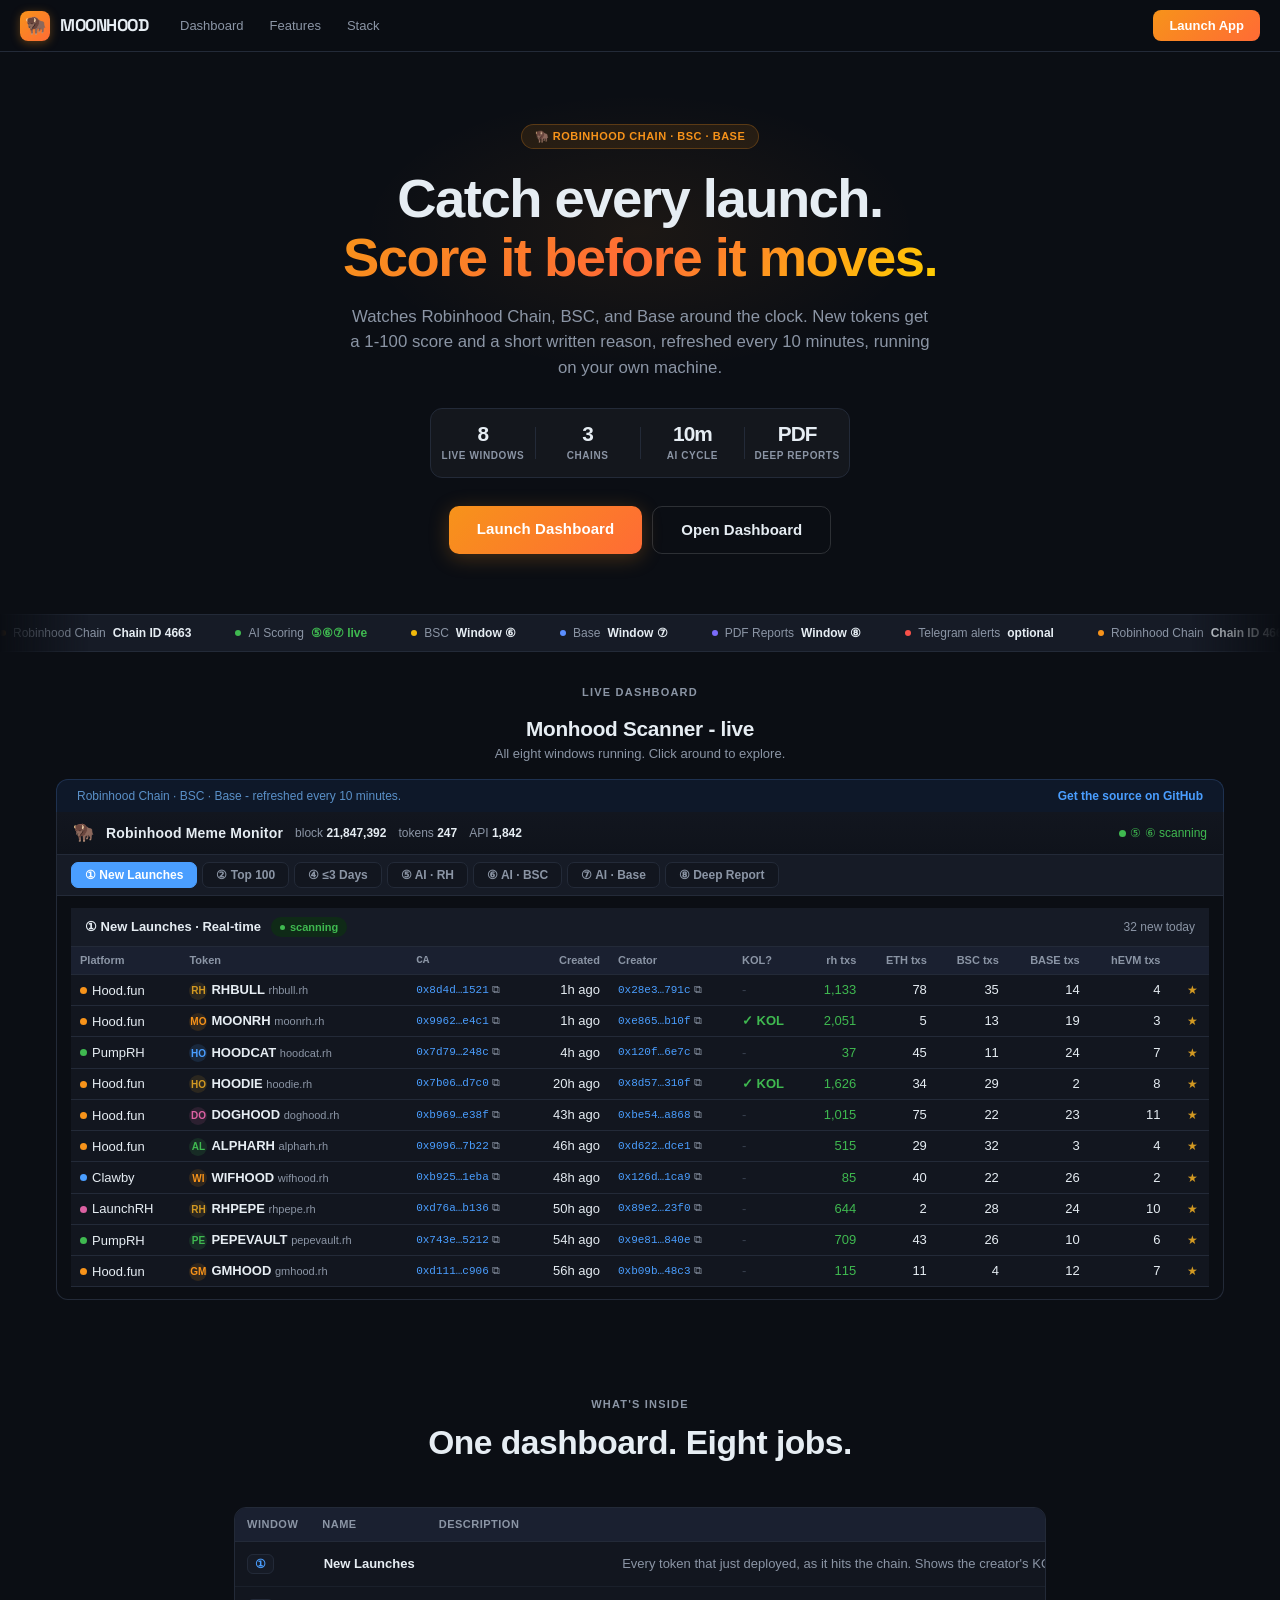
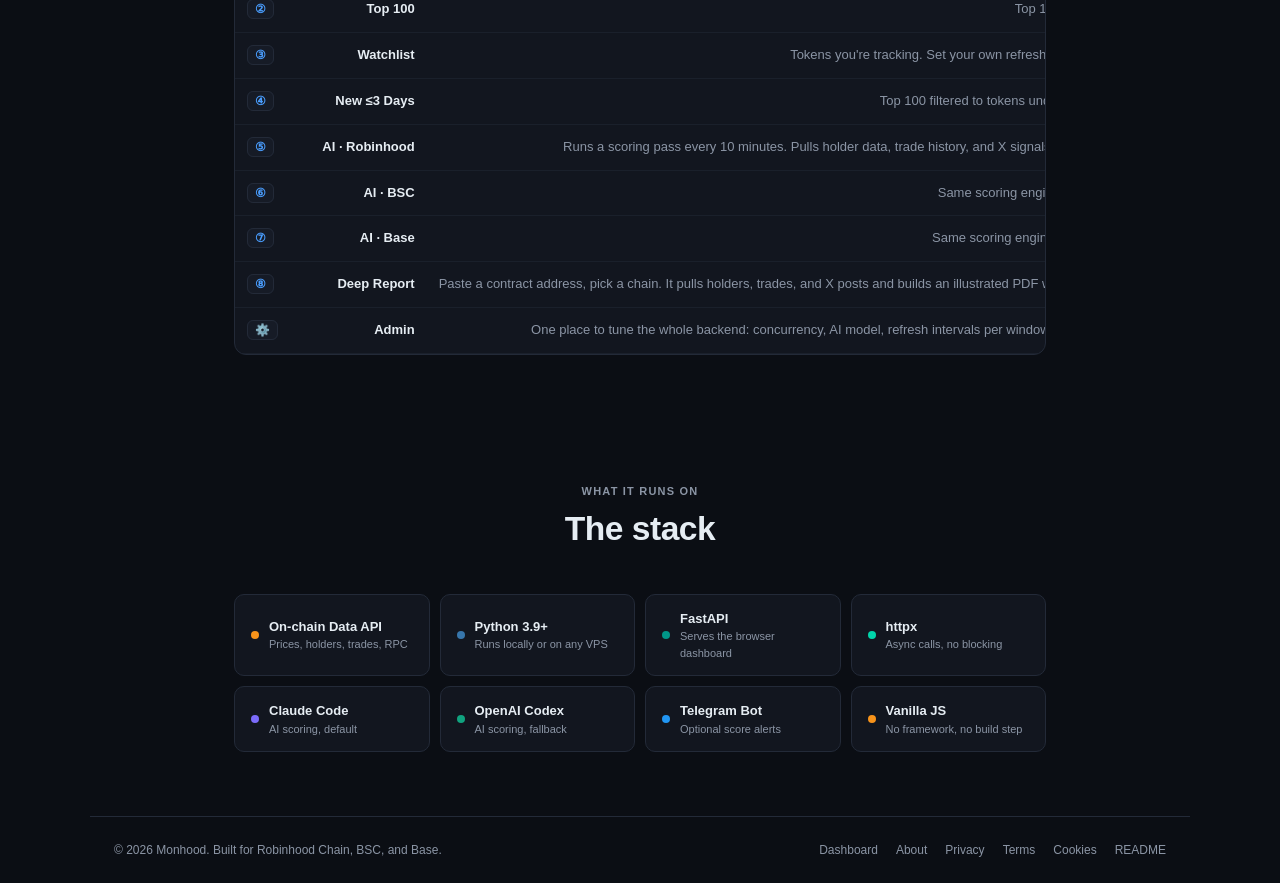
<file: index.html>
<!DOCTYPE html>
<html lang="en">
<head>
<meta charset="utf-8">
<link rel="preconnect" href="https://fonts.googleapis.com">
<link rel="preconnect" href="https://fonts.gstatic.com" crossorigin>
<link href="https://fonts.googleapis.com/css2?family=Space+Grotesk:wght@700;800&display=swap" rel="stylesheet">
<meta name="viewport" content="width=device-width, initial-scale=1">
<title>Monhood | Robinhood Memescan</title>
<meta name="description" content="Real-time meme coin scanner and AI scoring dashboard for Robinhood Chain, BSC, and Base."/>

<!-- ═══════════════ SEO / META ═══════════════ -->
<!-- Canonical -->
<link rel="canonical" href="https://moonhood.fun/"/>

<!-- Open Graph -->
<meta property="og:type"        content="website"/>
<meta property="og:site_name"   content="Monhood"/>
<meta property="og:url"         content="https://moonhood.fun/"/>
<meta property="og:title"       content="Monhood: Real-Time Meme Coin Scanner and AI Scoring"/>
<meta property="og:description" content="Track and score meme coins on Robinhood Chain, BSC, and Base in real time. AI-powered analysis, live price feeds, and deep token reports."/>
<meta property="og:image"       content="https://moonhood.fun/og-image.svg"/>
<meta property="og:image:width"  content="1200"/>
<meta property="og:image:height" content="630"/>
<meta property="og:locale"      content="en_US"/>

<!-- Twitter Card -->
<meta name="twitter:card"        content="summary_large_image"/>
<meta name="twitter:site"        content="@moonhoodfun"/>
<meta name="twitter:title"       content="Monhood: Real-Time Meme Coin Scanner and AI Scoring"/>
<meta name="twitter:description" content="Track and score meme coins on Robinhood Chain, BSC, and Base in real time. AI-powered analysis, live price feeds, and deep token reports."/>
<meta name="twitter:image"       content="https://moonhood.fun/og-image.svg"/>

<!-- Search engine hints -->
<meta name="robots"   content="index, follow, max-snippet:-1, max-image-preview:large, max-video-preview:-1"/>
<meta name="author"   content="Monhood"/>
<meta name="keywords" content="meme coin scanner, robinhood chain, BSC meme coins, base chain memes, AI crypto scoring, meme token monitor, moonhood"/>
<link rel="alternate" hreflang="en" href="https://moonhood.fun/"/>
<meta name="ory-verify" content="orynth-0d93470030b34e52a0dcedc9f455a058" />

<!-- Favicon / icons -->
<link rel="icon"             type="image/svg+xml"   href="/favicon.svg"/>
<link rel="apple-touch-icon" sizes="180x180"        href="/favicon.svg"/>
<link rel="manifest"                                href="/site.webmanifest"/>
<meta name="theme-color" content="#f7931a"/>
<meta name="msapplication-TileColor" content="#f7931a"/>

<!-- Structured data: WebApplication -->
<script type="application/ld+json">
{
  "@context": "https://schema.org",
  "@type": "WebApplication",
  "name": "Monhood",
  "url": "https://moonhood.fun/",
  "description": "Real-time meme-coin monitor and AI scoring dashboard for Robinhood Chain, BSC, and Base.",
  "applicationCategory": "FinanceApplication",
  "operatingSystem": "Web",
  "browserRequirements": "Requires JavaScript",
  "offers": {
    "@type": "Offer",
    "price": "0",
    "priceCurrency": "USD"
  },
  "author": {
    "@type": "Organization",
    "name": "Monhood",
    "url": "https://moonhood.fun/"
  }
}
</script>
<!-- ════════════════════════════════════════════ -->
<style>
/* ── shared tokens ────────────────────────────────── */
:root{
  --bg:#0b0e14; --panel:#12161f; --panel2:#161b26; --border:#232a38;
  --fg:#e6edf3; --dim:#8b95a5; --accent:#4a9eff;
  --green:#3fb950; --red:#f85149; --amber:#d29922; --pink:#db61a2;
  --rh:#f7931a; --bsc:#f0b90b; --base:#5b8fff;
  --radius:12px;
}
*{box-sizing:border-box;margin:0;padding:0;}
body{background:var(--bg);color:var(--fg);font:13px/1.5 -apple-system,BlinkMacSystemFont,"Segoe UI",Roboto,sans-serif;}
a{color:var(--accent);text-decoration:none;}a:hover{text-decoration:underline;}
code{background:#1a2030;border:1px solid var(--border);border-radius:5px;padding:1px 6px;font-family:ui-monospace,Menlo,monospace;font-size:12px;}
pre{background:#0d1117;border:1px solid var(--border);border-radius:10px;padding:16px 18px;overflow-x:auto;font-size:12px;line-height:1.7;}
pre code{background:none;border:none;padding:0;font-size:12px;}

/* ── sticky top nav ──────────────────────────────── */
#topnav{position:sticky;top:0;z-index:100;background:rgba(11,14,20,.96);backdrop-filter:blur(14px);
  border-bottom:1px solid var(--border);padding:0 20px;display:flex;align-items:center;gap:0;height:52px;}
.logo{display:flex;align-items:center;gap:10px;margin-right:20px;text-decoration:none!important;color:var(--fg)!important;}
.logo-name{font-family:"Space Grotesk",sans-serif;font-size:17px;font-weight:800;letter-spacing:-.5px;color:var(--fg);line-height:1;white-space:nowrap;}
.logo-icon{width:30px;height:30px;background:linear-gradient(135deg,#f7931a,#ff6b35);border-radius:8px;display:flex;align-items:center;justify-content:center;font-size:17px;flex-shrink:0;box-shadow:0 2px 10px rgba(247,147,26,.35);}
.navlinks{display:flex;gap:2px;flex:1;}
.navlinks a{padding:6px 12px;border-radius:8px;color:var(--dim);font-size:13px;font-weight:500;transition:color .15s,background .15s;}
.navlinks a:hover{color:var(--fg);background:rgba(255,255,255,.05);text-decoration:none;}
.navlinks a.active{color:var(--fg);background:rgba(255,255,255,.07);}
/* hamburger */
#nav-toggle{display:none;background:none;border:none;cursor:pointer;color:var(--fg);font-size:20px;padding:6px;line-height:1;margin-left:auto;}
/* mobile nav drawer */
#nav-drawer{display:none;position:absolute;top:52px;left:0;right:0;background:rgba(11,14,20,.98);
  border-bottom:1px solid var(--border);padding:10px 14px 14px;flex-direction:column;gap:4px;z-index:99;}
#nav-drawer.open{display:flex;}
#nav-drawer a{padding:11px 14px;border-radius:9px;color:var(--dim);font-size:14px;font-weight:600;transition:color .12s,background .12s;}
#nav-drawer a:hover,#nav-drawer a.active{color:var(--fg);background:rgba(255,255,255,.06);text-decoration:none;}
#nav-drawer .nav-cta{margin-top:8px;background:linear-gradient(135deg,#f7931a,#ff6b35);color:#fff;text-align:center;border-radius:10px;font-weight:700;}

/* ── section wrappers ──────────────────────────────── */
section{scroll-margin-top:58px;}
.sec-inner{max-width:1100px;margin:0 auto;padding:64px 24px;}
.sec-inner.narrow{max-width:860px;}
.sec-label{font-size:11px;font-weight:700;letter-spacing:1.2px;text-transform:uppercase;color:var(--dim);margin-bottom:10px;text-align:center;}
.sec-title{font-size:clamp(1.5rem,3vw,2.1rem);font-weight:800;letter-spacing:-.5px;text-align:center;margin-bottom:44px;line-height:1.2;}

/* ── demo banner ──────────────────────────────── */
.demo-banner{background:#0e1829;border-bottom:1px solid #1e3150;padding:7px 20px;display:flex;align-items:center;justify-content:space-between;gap:12px;flex-wrap:wrap;}
.demo-banner span{color:#5a90c8;font-size:12px;}
.demo-banner a{color:var(--accent);font-size:12px;font-weight:600;}

/* ── app header (scanner) ──────────────────────────────── */
.app-header{background:linear-gradient(180deg,#12161f,#0f131b);border-bottom:1px solid var(--border);
  padding:8px 16px;display:flex;align-items:center;gap:12px;flex-wrap:wrap;}
.app-header h1{font-size:14px;font-weight:700;letter-spacing:.2px;}
.stat{color:var(--dim);font-size:12px;}.stat b{color:var(--fg);font-weight:600;}
.grow{flex:1;}
.indicator{width:7px;height:7px;border-radius:50%;background:var(--green);animation:pulse2 1.2s infinite;display:inline-block;margin-right:4px;}

/* ── scanner nav ──────────────────────────────── */
.scan-nav{background:var(--panel2);border-bottom:1px solid var(--border);padding:7px 14px;display:flex;gap:5px;flex-wrap:wrap;overflow-x:auto;}
.tabbtn{padding:5px 13px;border:1px solid var(--border);border-radius:7px;cursor:pointer;color:var(--dim);
  background:var(--panel);font-weight:600;font-size:12px;white-space:nowrap;transition:all .12s;}
.tabbtn:hover{color:var(--fg);border-color:#3a4560;}
.tabbtn.on{color:#fff;background:var(--accent);border-color:var(--accent);}

/* ── scanner views ──────────────────────────────── */
.sview{padding:12px 14px;display:none;}
.sview.active{display:block;}
.panel{background:var(--panel);border:1px solid var(--border);border-radius:var(--radius);overflow:hidden;}
.phead{display:flex;align-items:center;gap:10px;padding:9px 14px;background:var(--panel2);border-bottom:1px solid var(--border);}
.phead .t{font-weight:700;font-size:13px;}
.phead .meta{color:var(--dim);font-size:12px;}
.pbody{overflow-x:auto;}
.pill{font-size:11px;padding:2px 9px;border-radius:11px;background:#1a2030;color:var(--dim);display:inline-flex;align-items:center;gap:5px;font-weight:600;white-space:nowrap;}
.pill.run{color:var(--green);background:#0f2a17;}
.pill.idle{color:var(--dim);background:#1a2030;}
.pill.paused{color:var(--amber);background:#2e2410;}
.pill .dot{width:5px;height:5px;border-radius:50%;background:var(--green);animation:pulse2 1s infinite;}
@keyframes pulse2{0%,100%{opacity:1}50%{opacity:.2}}
.prog{display:flex;align-items:center;gap:10px;padding:6px 14px;background:#0f131b;border-bottom:1px solid var(--border);font-size:12px;}
.prog .track{flex:1;height:5px;background:#1a2030;border-radius:4px;overflow:hidden;}
.prog .fill{height:100%;background:linear-gradient(90deg,var(--accent),var(--green));border-radius:4px;transition:width 1.4s ease;}
.prog .lbl{white-space:nowrap;color:var(--dim);min-width:180px;}

/* ── tables ──────────────────────────────── */
table{border-collapse:collapse;width:100%;white-space:nowrap;}
th,td{padding:5px 9px;border-bottom:1px solid var(--border);text-align:right;}
th:first-child,td:first-child,.l{text-align:left;}
thead th{position:sticky;top:0;background:#1a2030;color:var(--dim);font-weight:600;font-size:11px;z-index:1;}
tbody tr:hover{background:#161d2b;}
.mono{font-family:ui-monospace,Menlo,monospace;font-size:11px;}
.sym{font-weight:700;}.nm{color:var(--dim);font-size:11px;}
.score{font-size:14px;font-weight:800;}
.score-bar{display:inline-block;height:3px;border-radius:2px;vertical-align:middle;margin-left:5px;}
.pos{color:var(--green);}.neg{color:var(--red);}.amb{color:var(--amber);}
.scoring-row{background:#12341c!important;box-shadow:inset 3px 0 0 var(--green);}
.dim2{color:#39414f;}
.badge{display:inline-block;padding:1px 7px;border-radius:8px;font-size:11px;font-weight:600;}
.badge-rh{background:rgba(247,147,26,.15);color:var(--rh);}
.badge-bsc{background:rgba(240,185,11,.12);color:var(--bsc);}
.badge-base{background:rgba(0,82,255,.12);color:var(--base);}
.mini{background:transparent;border:none;cursor:pointer;color:var(--amber);font-size:12px;padding:0 2px;}
.cp{background:transparent;border:none;cursor:pointer;color:var(--dim);font-size:11px;padding:0 2px;margin-left:1px;}
.cp:hover{color:var(--fg);}
.wrap{white-space:normal;max-width:380px;line-height:1.4;}
.coin-circle{display:inline-flex;align-items:center;justify-content:center;width:18px;height:18px;border-radius:50%;font-size:10px;font-weight:700;vertical-align:middle;margin-right:4px;flex-shrink:0;}
.plat{display:inline-flex;align-items:center;gap:5px;}
.plat-dot{width:7px;height:7px;border-radius:50%;}
.ghost{background:transparent;border:1px solid var(--border);color:var(--dim);border-radius:6px;padding:3px 10px;cursor:pointer;font-size:11px;}
.ghost:hover{border-color:var(--accent);color:var(--fg);}
.kol-yes{color:var(--green);font-weight:600;}
.in{background:#0d1117;border:1px solid var(--border);color:var(--fg);border-radius:7px;padding:5px 9px;font-size:13px;}
.in:focus{outline:none;border-color:var(--accent);}
select.in{min-width:130px;}
.btn-gen{background:var(--accent);color:#fff;border:none;border-radius:7px;padding:6px 16px;cursor:pointer;font-weight:600;font-size:13px;}
.btn-gen:hover{filter:brightness(1.1);}
.rep-box{padding:16px 18px;}
.rep-box p{color:var(--dim);margin-bottom:12px;font-size:13px;}
.in-row{display:flex;gap:9px;align-items:center;flex-wrap:wrap;margin-bottom:10px;}
.bigbtn{background:var(--accent);color:#fff;padding:8px 20px;border-radius:8px;text-decoration:none;font-weight:700;font-size:13px;display:inline-block;}

/* ── HERO ──────────────────────────────── */
.hero{padding:72px 24px 60px;text-align:center;max-width:820px;margin:0 auto;position:relative;}
.hero::before{content:'';position:absolute;top:40px;left:50%;transform:translateX(-50%);width:560px;height:280px;background:radial-gradient(ellipse at center,rgba(247,147,26,.07) 0%,transparent 70%);pointer-events:none;z-index:0;}
.hero>*{position:relative;z-index:1;}
.hero-badge{display:inline-flex;align-items:center;gap:6px;background:rgba(247,147,26,.1);border:1px solid rgba(247,147,26,.25);color:var(--rh);padding:3px 13px;border-radius:20px;font-size:11px;font-weight:700;letter-spacing:.5px;text-transform:uppercase;margin-bottom:20px;}
.hero h2{font-size:clamp(1.9rem,5vw,3.4rem);font-weight:800;letter-spacing:-1.5px;line-height:1.1;margin-bottom:16px;}
.hero h2 em{font-style:normal;background:linear-gradient(135deg,#f7931a,#ff6b35,#ffd000);-webkit-background-clip:text;-webkit-text-fill-color:transparent;background-clip:text;}
.hero p{font-size:1.05rem;color:var(--dim);max-width:580px;margin:0 auto 28px;}
.btn-row{display:flex;gap:10px;justify-content:center;flex-wrap:wrap;}
.btn-primary{background:linear-gradient(135deg,#f7931a,#ff6b35);color:#fff;padding:12px 28px;border-radius:10px;font-weight:700;font-size:15px;transition:transform .15s,box-shadow .15s;box-shadow:0 4px 20px rgba(247,147,26,.25);letter-spacing:.1px;}
.btn-primary:hover{transform:translateY(-2px);box-shadow:0 10px 32px rgba(247,147,26,.4);text-decoration:none;}
.btn-outline{background:transparent;border:1px solid rgba(255,255,255,.14);color:var(--fg);padding:12px 28px;border-radius:10px;font-weight:600;font-size:15px;transition:border-color .15s,background .15s;}
.btn-outline:hover{border-color:rgba(255,255,255,.3);background:rgba(255,255,255,.04);text-decoration:none;}
/* hero stats strip */
.hero-stats{display:flex;align-items:center;justify-content:center;gap:0;margin:0 auto 28px;background:rgba(255,255,255,.04);border:1px solid var(--border);border-radius:12px;padding:14px 0;max-width:420px;}
.hstat{flex:1;text-align:center;}
.hstat-n{display:block;font-size:1.3rem;font-weight:800;color:var(--fg);letter-spacing:-1px;line-height:1.1;}
.hstat-l{display:block;font-size:10px;font-weight:600;text-transform:uppercase;letter-spacing:.6px;color:var(--dim);margin-top:2px;}
.hstat-sep{width:1px;height:32px;background:var(--border);flex-shrink:0;}

/* ── ticker ──────────────────────────────── */
.ticker-bar{background:var(--panel2);border-top:1px solid var(--border);border-bottom:1px solid var(--border);padding:9px 0;overflow:hidden;}
.ticker-inner{display:flex;gap:44px;animation:ticker 28s linear infinite;white-space:nowrap;}
.ticker-inner:hover{animation-play-state:paused;}
@keyframes ticker{0%{transform:translateX(0)}100%{transform:translateX(-50%)}}
.tick-item{display:flex;align-items:center;gap:7px;font-size:12px;}
.tick-dot{width:6px;height:6px;border-radius:50%;}
.tick-lbl{color:var(--dim);}
.tick-val{font-weight:600;}

/* ── chains grid ──────────────────────────────── */
.chains-grid{display:grid;grid-template-columns:repeat(auto-fit,minmax(290px,1fr));gap:18px;}
.chain-card{background:var(--panel);border:1px solid var(--border);border-radius:var(--radius);padding:24px;position:relative;overflow:hidden;transition:border-color .2s,transform .2s;}
.chain-card:hover{transform:translateY(-3px);}
.chain-card::before{content:'';position:absolute;top:0;left:0;right:0;height:3px;}
.chain-card.rh{border-color:rgba(247,147,26,.25);}.chain-card.rh::before{background:linear-gradient(90deg,#f7931a,#ff6b35);}.chain-card.rh:hover{border-color:rgba(247,147,26,.55);}
.chain-card.bsc{border-color:rgba(240,185,11,.18);}.chain-card.bsc::before{background:linear-gradient(90deg,#f0b90b,#f8d030);}.chain-card.bsc:hover{border-color:rgba(240,185,11,.45);}
.chain-card.base{border-color:rgba(91,143,255,.18);}.chain-card.base::before{background:linear-gradient(90deg,#0052ff,#5b8fff);}.chain-card.base:hover{border-color:rgba(91,143,255,.45);}
.chain-icon{font-size:26px;margin-bottom:12px;}
.chain-chip{display:inline-block;padding:2px 9px;border-radius:6px;font-size:11px;font-weight:700;letter-spacing:.4px;text-transform:uppercase;margin-bottom:8px;}
.rh .chain-chip{background:rgba(247,147,26,.13);color:var(--rh);}
.bsc .chain-chip{background:rgba(240,185,11,.1);color:var(--bsc);}
.base .chain-chip{background:rgba(0,82,255,.1);color:var(--base);}
.chain-card h3{font-size:1.1rem;font-weight:700;margin-bottom:7px;}
.chain-card p{font-size:13px;color:var(--dim);line-height:1.65;margin-bottom:14px;}
.tag-row{display:flex;flex-wrap:wrap;gap:6px;}
.tag{background:var(--panel2);border:1px solid var(--border);color:var(--dim);font-size:11px;padding:2px 8px;border-radius:6px;}

/* ── features grid ──────────────────────────────── */
.feats-grid{display:grid;grid-template-columns:repeat(auto-fit,minmax(230px,1fr));gap:14px;}
.feat{background:var(--panel);border:1px solid var(--border);border-radius:var(--radius);padding:20px;}
.feat-icon{font-size:20px;margin-bottom:10px;}
.feat h4{font-size:14px;font-weight:700;margin-bottom:5px;}
.feat p{font-size:12px;color:var(--dim);line-height:1.65;}

/* ── windows table ──────────────────────────────── */
.win-table{width:100%;border-collapse:collapse;}
.win-table th{text-align:left;padding:8px 12px;font-size:11px;font-weight:600;text-transform:uppercase;letter-spacing:.5px;color:var(--dim);border-bottom:1px solid var(--border);}
.win-table td{padding:12px 12px;font-size:13px;border-bottom:1px solid rgba(35,42,56,.5);vertical-align:top;}
.win-table tr:hover td{background:rgba(255,255,255,.02);}
.win-id{background:var(--panel2);border:1px solid var(--border);color:var(--accent);font-weight:700;font-size:12px;padding:2px 7px;border-radius:6px;white-space:nowrap;}
.win-name{font-weight:600;}
.win-desc{color:var(--dim);font-size:12px;line-height:1.6;}
.cp-rh{background:rgba(247,147,26,.13);color:var(--rh);}
.cp-bsc{background:rgba(240,185,11,.1);color:var(--bsc);}
.cp-base{background:rgba(0,82,255,.1);color:var(--base);}
.cp-all{background:rgba(0,212,170,.08);color:#00d4aa;}
.chain-pill{display:inline-block;font-size:10px;font-weight:600;padding:1px 6px;border-radius:5px;margin-left:3px;}

/* ── requirements ──────────────────────────────── */
.req-grid{display:grid;grid-template-columns:repeat(auto-fit,minmax(270px,1fr));gap:16px;margin-bottom:32px;}
.req-card{background:var(--panel);border:1px solid var(--border);border-radius:var(--radius);padding:20px;}
.req-card.required{border-color:rgba(247,147,26,.25);}
.req-card.optional{border-color:rgba(59,185,80,.15);}
.req-head{display:flex;align-items:center;gap:8px;margin-bottom:10px;}
.req-icon{font-size:18px;}
.req-head h4{font-size:14px;font-weight:700;}
.req-label{font-size:10px;font-weight:700;letter-spacing:.5px;text-transform:uppercase;padding:1px 7px;border-radius:5px;margin-left:auto;}
.required .req-label{background:rgba(247,147,26,.12);color:var(--rh);}
.optional .req-label{background:rgba(59,185,80,.1);color:var(--green);}
.req-card p{font-size:13px;color:var(--dim);line-height:1.65;}
.req-card ul{padding-left:16px;font-size:13px;color:var(--dim);line-height:1.8;}
.req-card li b{color:var(--fg);}

/* ── settings table ──────────────────────────────── */
.settings-table{width:100%;border-collapse:collapse;margin-top:8px;}
.settings-table th{text-align:left;padding:7px 12px;font-size:11px;font-weight:600;text-transform:uppercase;letter-spacing:.5px;color:var(--dim);border-bottom:1px solid var(--border);}
.settings-table td{padding:9px 12px;font-size:12px;border-bottom:1px solid rgba(35,42,56,.5);color:var(--dim);vertical-align:top;}
.settings-table td:first-child{color:var(--fg);font-weight:600;}

/* ── stack grid ──────────────────────────────── */
.stack-grid{display:grid;grid-template-columns:repeat(auto-fit,minmax(175px,1fr));gap:10px;}
.stack-item{background:var(--panel);border:1px solid var(--border);border-radius:10px;padding:14px 16px;display:flex;align-items:center;gap:10px;}
.stack-dot{width:8px;height:8px;border-radius:50%;flex-shrink:0;}
.si-label{font-size:13px;font-weight:600;}
.si-sub{font-size:11px;color:var(--dim);}

/* ── CTA ──────────────────────────────── */
.cta-box{background:var(--panel);border:1px solid var(--border);border-radius:16px;padding:44px 36px;text-align:center;max-width:640px;margin:0 auto;}
.cta-box h2{font-size:1.8rem;font-weight:800;letter-spacing:-.5px;margin-bottom:10px;}
.cta-box p{color:var(--dim);margin-bottom:24px;}

/* ── footer ──────────────────────────────── */
footer{border-top:1px solid var(--border);padding:24px;max-width:1100px;margin:0 auto;display:flex;justify-content:space-between;align-items:center;flex-wrap:wrap;gap:10px;color:var(--dim);font-size:12px;}
footer a{color:var(--dim);}footer a:hover{color:var(--fg);}
.flinks{display:flex;gap:18px;}

/* ── toast ──────────────────────────────── */
#toast{position:fixed;bottom:18px;right:18px;background:#1e2a3a;border:1px solid var(--accent);color:var(--fg);padding:8px 16px;border-radius:9px;font-size:12px;font-weight:500;z-index:999;display:none;animation:fadeIn .2s;}
@keyframes fadeIn{from{opacity:0;transform:translateY(6px)}to{opacity:1;transform:none}}

.btn-launch{padding:6px 16px;background:linear-gradient(135deg,#f7931a,#ff6b35);color:#fff;border-radius:8px;font-size:13px;font-weight:700;text-decoration:none;flex-shrink:0;white-space:nowrap;}
.btn-launch:hover{opacity:.88;text-decoration:none;}

/* ── Demo wrapper overflow ── */
.demo-outer{overflow-x:auto;-webkit-overflow-scrolling:touch;}

/* ══ MOBILE FIRST - base overrides ══ */
@media(max-width:639px){
  /* Nav */
  #topnav{padding:0 14px;gap:8px;height:52px;}
  .navlinks{display:none;}
  #nav-toggle{display:block;}
  .btn-launch{display:none;}   /* CTA is in the drawer on mobile */

  /* Hero */
  .hero{padding:40px 16px 36px;}
  .hero h2{font-size:clamp(1.55rem,7vw,2rem);letter-spacing:-1px;}
  .hero p{font-size:.95rem;max-width:100%;}
  .hero-stats{max-width:100%;border-radius:10px;padding:12px 0;}
  .hstat-n{font-size:1.15rem;}
  .btn-row{flex-direction:column;align-items:stretch;gap:10px;max-width:320px;margin:0 auto;}
  .btn-primary,.btn-outline{text-align:center;padding:13px 20px;font-size:14px;}

  /* Ticker */
  .ticker-bar{display:none;}

  /* Demo section labels */
  .sec-label{margin-bottom:8px;}

  /* Demo outer */
  .demo-outer{padding:0;}
  .demo-banner{flex-direction:column;align-items:flex-start;gap:6px;padding:10px 14px;}

  /* App chrome inside demo */
  .app-header{gap:6px;padding:8px 12px;}
  .app-header h1{font-size:13px;}
  .stat{font-size:11px;}
  .scan-nav{gap:4px;padding:6px 10px;}
  .tabbtn{font-size:11px;padding:4px 9px;}
  .sview{padding:6px 8px;}

  /* Tables inside demo */
  .pbody{overflow-x:auto;-webkit-overflow-scrolling:touch;}
  table{font-size:11px;}
  th,td{padding:6px 8px;}

  /* Section wrappers */
  .sec-inner{padding:40px 16px;}
  .sec-inner.narrow{padding:40px 16px;}
  .sec-title{font-size:1.4rem;margin-bottom:28px;}

  /* Windows table */
  .win-table{font-size:12px;}
  .win-table th:nth-child(3),.win-table td:nth-child(3){display:none;} /* hide desc col, too wide */
  .win-name{white-space:normal;}

  /* Stack grid - 2 col on mobile */
  .stack-grid{grid-template-columns:repeat(2,1fr);}
  .stack-item{padding:12px;}

  /* Footer */
  footer{flex-direction:column;align-items:center;text-align:center;padding:20px 16px;gap:12px;}
  .flinks{flex-wrap:wrap;justify-content:center;gap:12px;}
}

/* ══ TABLET - 640-1023px ══ */
@media(min-width:640px) and (max-width:1023px){
  .navlinks a{font-size:12px;padding:5px 8px;}
  .btn-launch{font-size:12px;padding:5px 13px;}
  .hero{padding:56px 24px 48px;}
  .sec-inner{padding:48px 20px;}
  .stack-grid{grid-template-columns:repeat(3,1fr);}
  .pbody{overflow-x:auto;}
  .win-table th:nth-child(3),.win-table td:nth-child(3){font-size:12px;}
}
</style>
</head>
<body>

<!-- ── TOP NAV ─────────────────────────── -->
<nav id="topnav">
  <a class="logo" href="#">
    <span class="logo-icon">🦬</span>
    <span class="logo-name">MOONHOOD</span>
  </a>
  <div class="navlinks">
    <a href="#scanner">Dashboard</a>
    <a href="#windows">Features</a>
    <a href="#stack">Stack</a>
  </div>
  <a class="btn-launch" href="/login.html">Launch App</a>
  <button id="nav-toggle" aria-label="Menu" aria-expanded="false" onclick="toggleNav()">☰</button>
</nav>
<!-- mobile nav drawer -->
<div id="nav-drawer">
  <a href="#scanner" onclick="closeNav()">Dashboard</a>
  <a href="#windows" onclick="closeNav()">Features</a>
  <a href="#stack" onclick="closeNav()">Stack</a>
  <a href="/login.html" class="nav-cta">Launch App →</a>
</div>

<!-- ── HERO ────────────────────────────── -->
<section id="about">
<div class="hero">
  <div class="hero-badge">🦬 Robinhood Chain · BSC · Base</div>
  <h2>Catch every launch.<br><em>Score it before it moves.</em></h2>
  <p>Watches Robinhood Chain, BSC, and Base around the clock. New tokens get a 1-100 score and a short written reason, refreshed every 10 minutes, running on your own machine.</p>
  <div class="hero-stats">
    <div class="hstat"><span class="hstat-n">8</span><span class="hstat-l">Live Windows</span></div>
    <div class="hstat-sep"></div>
    <div class="hstat"><span class="hstat-n">3</span><span class="hstat-l">Chains</span></div>
    <div class="hstat-sep"></div>
    <div class="hstat"><span class="hstat-n">10m</span><span class="hstat-l">AI Cycle</span></div>
    <div class="hstat-sep"></div>
    <div class="hstat"><span class="hstat-n">PDF</span><span class="hstat-l">Deep Reports</span></div>
  </div>
  <div class="btn-row">
    <a class="btn-primary" href="/login.html">Launch Dashboard</a>
    <a class="btn-outline" href="#scanner">Open Dashboard</a>
  </div>
</div>

<!-- ticker -->
<div class="ticker-bar">
  <div class="ticker-inner" id="ticker">
    <span class="tick-item"><span class="tick-dot" style="background:var(--rh)"></span><span class="tick-lbl">Robinhood Chain</span><span class="tick-val">Chain ID 4663</span></span>
    <span class="tick-item"><span class="tick-dot" style="background:var(--green)"></span><span class="tick-lbl">AI Scoring</span><span class="tick-val" style="color:var(--green)">⑤⑥⑦ live</span></span>
    <span class="tick-item"><span class="tick-dot" style="background:var(--bsc)"></span><span class="tick-lbl">BSC</span><span class="tick-val">Window ⑥</span></span>
    <span class="tick-item"><span class="tick-dot" style="background:var(--base)"></span><span class="tick-lbl">Base</span><span class="tick-val">Window ⑦</span></span>
    <span class="tick-item"><span class="tick-dot" style="background:#7b6bfa"></span><span class="tick-lbl">PDF Reports</span><span class="tick-val">Window ⑧</span></span>
    <span class="tick-item"><span class="tick-dot" style="background:var(--red)"></span><span class="tick-lbl">Telegram alerts</span><span class="tick-val">optional</span></span>
    <!-- duplicate for seamless loop -->
    <span class="tick-item"><span class="tick-dot" style="background:var(--rh)"></span><span class="tick-lbl">Robinhood Chain</span><span class="tick-val">Chain ID 4663</span></span>
    <span class="tick-item"><span class="tick-dot" style="background:var(--green)"></span><span class="tick-lbl">AI Scoring</span><span class="tick-val" style="color:var(--green)">⑤⑥⑦ live</span></span>
    <span class="tick-item"><span class="tick-dot" style="background:var(--bsc)"></span><span class="tick-lbl">BSC</span><span class="tick-val">Window ⑥</span></span>
    <span class="tick-item"><span class="tick-dot" style="background:var(--base)"></span><span class="tick-lbl">Base</span><span class="tick-val">Window ⑦</span></span>
    <span class="tick-item"><span class="tick-dot" style="background:#7b6bfa"></span><span class="tick-lbl">PDF Reports</span><span class="tick-val">Window ⑧</span></span>
    <span class="tick-item"><span class="tick-dot" style="background:var(--red)"></span><span class="tick-lbl">Telegram alerts</span><span class="tick-val">optional</span></span>
  </div>
</div>
</section>

<!-- ── DEMO ────────────────────────────── -->
<section id="scanner">
<div style="max-width:1200px;margin:0 auto;padding:32px 16px 0;">
  <div class="sec-label" style="text-align:center;margin-bottom:12px;">Live Dashboard</div>
  <div style="text-align:center;margin-bottom:16px;">
    <span style="font-size:1.3rem;font-weight:800;letter-spacing:-.3px;">Monhood Scanner - live</span><br>
    <span style="color:var(--dim);font-size:13px;">All eight windows running. Click around to explore.</span>
  </div>
</div>

<!-- demo banner -->
<div style="max-width:1200px;margin:0 auto 0;padding:0 16px;">
<div class="demo-banner" style="border-radius:var(--radius) var(--radius) 0 0;border:1px solid #1e3150;border-bottom:none;">
  <span>Robinhood Chain · BSC · Base - refreshed every 10 minutes.</span>
  <a href="https://github.com/mangacreatorstudio/monhood" target="_blank">Get the source on GitHub</a>
</div>
</div>

<!-- app chrome -->
<div class="demo-outer" style="max-width:1200px;margin:0 auto;padding:0 16px 32px;">
<div style="border:1px solid var(--border);border-top:none;border-radius:0 0 var(--radius) var(--radius);overflow:hidden;">
  <div class="app-header">
    <span style="font-size:17px">🦬</span>
    <h1>Robinhood Meme Monitor</h1>
    <span class="stat">block <b id="s-block">21,847,392</b></span>
    <span class="stat">tokens <b id="s-tok">247</b></span>
    <span class="stat">API <b id="s-api">1,842</b></span>
    <span class="grow"></span>
    <span class="stat"><span class="indicator"></span><span class="pos">⑤ ⑥ scanning</span></span>
  </div>
  <div class="scan-nav">
    <button class="tabbtn on" onclick="stab('w1',this)">① New Launches</button>
    <button class="tabbtn" onclick="stab('w2',this)">② Top 100</button>
    <button class="tabbtn" onclick="stab('w4',this)">④ ≤3 Days</button>
    <button class="tabbtn" onclick="stab('w5',this)">⑤ AI · RH</button>
    <button class="tabbtn" onclick="stab('w6',this)">⑥ AI · BSC</button>
    <button class="tabbtn" onclick="stab('w7',this)">⑦ AI · Base</button>
    <button class="tabbtn" onclick="stab('w8',this)">⑧ Deep Report</button>
  </div>

  <!-- W1 -->
  <div class="sview active" id="sv-w1">
  <div class="panel" style="border-radius:0;border:none;">
    <div class="phead"><span class="t">① New Launches · Real-time</span><span class="pill run"><span class="dot"></span>scanning</span><span class="grow"></span><span class="meta" id="ph-w1">32 new today</span></div>
    <div class="pbody" style="max-height:340px;overflow-y:auto;">
    <table><thead><tr>
      <th class="l">Platform</th><th class="l">Token</th><th class="l mono">CA</th>
      <th>Created</th><th class="l">Creator</th><th class="l">KOL?</th>
      <th>rh txs</th><th>ETH txs</th><th>BSC txs</th><th>BASE txs</th><th>hEVM txs</th><th></th>
    </tr></thead><tbody id="body-w1"></tbody></table>
    </div>
  </div>
  </div>

  <!-- W2 -->
  <div class="sview" id="sv-w2">
  <div class="panel" style="border-radius:0;border:none;">
    <div class="phead"><span class="t">② Top 100 meme · by 24h volume</span><span class="pill run"><span class="dot"></span>live</span><span class="grow"></span><span class="meta">updated 12s ago</span></div>
    <div class="pbody" style="max-height:340px;overflow-y:auto;">
    <table><thead><tr>
      <th class="l">Platform</th><th class="l">Token</th><th class="l mono">CA</th>
      <th>Price</th><th>Mcap</th><th>24h Vol</th><th>Holders</th>
      <th>Txns</th><th>Liquidity</th><th>Pool ETH</th><th>X buzz</th><th></th>
    </tr></thead><tbody id="body-w2"></tbody></table>
    </div>
  </div>
  </div>

  <!-- W4 -->
  <div class="sview" id="sv-w4">
  <div class="panel" style="border-radius:0;border:none;">
    <div class="phead"><span class="t">④ New ≤3 days · Top 100 by volume</span><span class="pill run"><span class="dot"></span>scanning</span><span class="grow"></span><span class="meta">on-chain age verified</span></div>
    <div class="pbody" style="max-height:340px;overflow-y:auto;">
    <table><thead><tr>
      <th class="l">Platform</th><th class="l">Token</th><th class="l mono">CA</th>
      <th>Created</th><th>Price</th><th>Mcap</th><th>24h Vol</th>
      <th>Holders</th><th>Txns</th><th>Liquidity</th><th>Pool ETH</th><th>X buzz</th><th></th>
    </tr></thead><tbody id="body-w4"></tbody></table>
    </div>
  </div>
  </div>

  <!-- W5 -->
  <div class="sview" id="sv-w5">
  <div class="panel" style="border-radius:0;border:none;">
    <div class="phead"><span class="t">⑤ AI Score · <span class="badge badge-rh">Robinhood</span></span><span class="pill run"><span class="dot"></span>scoring</span><span class="grow"></span><span class="meta">$100K-$5M · ≤7d</span><button class="ghost" style="margin-left:8px;font-size:11px">⏸ pause</button></div>
    <div class="prog"><div class="track"><div class="fill" id="fill-w5" style="width:62%"></div></div><span class="lbl" id="lbl-w5">scoring <b>PEPEVAULT</b> · 8/13</span></div>
    <div class="pbody" style="max-height:320px;overflow-y:auto;">
    <table><thead><tr>
      <th class="l">Token</th><th class="l mono">CA</th><th>Score</th><th class="wrap l">Rationale</th>
      <th>Mcap</th><th>24h Vol</th><th>Holders</th><th>Txns 24h</th><th>KOL/Smart$</th><th>Scored</th><th></th>
    </tr></thead><tbody id="body-w5"></tbody></table>
    </div>
  </div>
  </div>

  <!-- W6 -->
  <div class="sview" id="sv-w6">
  <div class="panel" style="border-radius:0;border:none;">
    <div class="phead"><span class="t">⑥ AI Score · <span class="badge badge-bsc">BSC</span></span><span class="pill run"><span class="dot"></span>scoring</span><span class="grow"></span><span class="meta">$50K-$3M · ≤5d</span><button class="ghost" style="margin-left:8px;font-size:11px">⏸ pause</button></div>
    <div class="prog"><div class="track"><div class="fill" id="fill-w6" style="width:35%"></div></div><span class="lbl" id="lbl-w6">scoring <b>DOGE2049</b> · 4/11</span></div>
    <div class="pbody" style="max-height:320px;overflow-y:auto;">
    <table><thead><tr>
      <th class="l">Token</th><th class="l mono">CA</th><th>Score</th><th class="wrap l">Rationale</th>
      <th>Mcap</th><th>24h Vol</th><th>Holders</th><th>Txns 24h</th><th>KOL/Smart$</th><th>Scored</th><th></th>
    </tr></thead><tbody id="body-w6"></tbody></table>
    </div>
  </div>
  </div>

  <!-- W7 -->
  <div class="sview" id="sv-w7">
  <div class="panel" style="border-radius:0;border:none;">
    <div class="phead"><span class="t">⑦ AI Score · <span class="badge badge-base">Base</span></span><span class="pill idle">idle</span><span class="grow"></span><span class="meta">$80K-$4M · ≤3d</span><button class="ghost" style="margin-left:8px;font-size:11px">▶ resume</button></div>
    <div class="prog"><div class="track"><div class="fill" id="fill-w7" style="width:100%"></div></div><span class="lbl" id="lbl-w7" style="color:var(--green)">✓ cycle done · next in 8m 14s</span></div>
    <div class="pbody" style="max-height:320px;overflow-y:auto;">
    <table><thead><tr>
      <th class="l">Token</th><th class="l mono">CA</th><th>Score</th><th class="wrap l">Rationale</th>
      <th>Mcap</th><th>24h Vol</th><th>Holders</th><th>Txns 24h</th><th>KOL/Smart$</th><th>Scored</th><th></th>
    </tr></thead><tbody id="body-w7"></tbody></table>
    </div>
  </div>
  </div>

  <!-- W8 -->
  <div class="sview" id="sv-w8">
  <div class="panel" style="border-radius:0;border:none;max-width:780px">
    <div class="phead"><span class="t">⑧ Custom Deep Report</span></div>
    <div class="rep-box">
      <p>Paste a contract address, pick a chain. The engine pulls holder data, trade history, and X posts and writes a full <b>illustrated PDF</b> with a price chart, volume bars, holder breakdown, and transaction timeline. Usually 3-8 minutes.</p>
      <div class="in-row">
        <select class="in" id="rep-chain"><option value="robinhood">🦬 Robinhood</option><option value="bsc">🟡 BSC</option><option value="base">🔵 Base</option></select>
        <input class="in" id="rep-ca" placeholder="0x… contract address" style="width:320px">
        <button class="btn-gen" id="w8-btn" onclick="fakeReport()">🔬 Generate Report</button>
      </div>
      <div id="rep-status" style="min-height:30px"></div>
      <div style="margin-top:16px;padding-top:12px;border-top:1px solid var(--border)">
        <div style="color:var(--dim);font-size:11px;margin-bottom:8px">Recent reports</div>
        <table style="width:auto"><thead><tr><th class="l">Token</th><th class="l">Chain</th><th>Mcap</th><th>Generated</th><th></th></tr></thead>
        <tbody>
          <tr><td class="l"><span class="sym">HOODIE</span></td><td class="l"><span class="badge badge-rh">RH</span></td><td>$2.1M</td><td class="dim2">4m ago</td><td><a href="#" onclick="return false">📄 PDF</a></td></tr>
          <tr><td class="l"><span class="sym">WIFHAT</span></td><td class="l"><span class="badge badge-bsc">BSC</span></td><td>$890K</td><td class="dim2">22m ago</td><td><a href="#" onclick="return false">📄 PDF</a></td></tr>
          <tr><td class="l"><span class="sym">BASEDCAT</span></td><td class="l"><span class="badge badge-base">Base</span></td><td>$1.4M</td><td class="dim2">1h ago</td><td><a href="#" onclick="return false">📄 PDF</a></td></tr>
        </tbody></table>
      </div>
    </div>
  </div>
  </div>

</div><!-- /app chrome -->
</div>
</section>

<!-- ── WINDOWS TABLE ──────────────────── -->
<section id="windows">
<div class="sec-inner narrow">
  <div class="sec-label">What's Inside</div>
  <div class="sec-title">One dashboard. Eight jobs.</div>
  <div class="panel">
  <table class="win-table">
    <thead><tr><th>Window</th><th>Name</th><th>Description</th></tr></thead>
    <tbody>
      <tr><td><span class="win-id">①</span></td><td class="win-name">New Launches</td><td class="win-desc">Every token that just deployed, as it hits the chain. Shows the creator's KOL history, early tx count, and cross-chain activity so you can judge it in the first few minutes. <span class="chain-pill cp-rh">RH</span><span class="chain-pill cp-all">+4</span></td></tr>
      <tr><td><span class="win-id">②</span></td><td class="win-name">Top 100</td><td class="win-desc">Top 100 by 24h volume on Robinhood Chain. Full market data, X activity, and a direct link to the chart. <span class="chain-pill cp-rh">RH</span></td></tr>
      <tr><td><span class="win-id">③</span></td><td class="win-name">Watchlist</td><td class="win-desc">Tokens you're tracking. Set your own refresh rate per address, watch KOL and smart money flow in, and kick off a deep report any time. <span class="chain-pill cp-all">all chains</span></td></tr>
      <tr><td><span class="win-id">④</span></td><td class="win-name">New ≤3 Days</td><td class="win-desc">Top 100 filtered to tokens under 72 hours old. On-chain age is verified so migrated contracts don't sneak in and inflate the list. <span class="chain-pill cp-rh">RH</span></td></tr>
      <tr><td><span class="win-id">⑤</span></td><td class="win-name">AI · Robinhood</td><td class="win-desc">Runs a scoring pass every 10 minutes. Pulls holder data, trade history, and X signals, then writes a 1-100 score with a plain-English reason for each token in your market-cap range. <span class="chain-pill cp-rh">RH</span></td></tr>
      <tr><td><span class="win-id">⑥</span></td><td class="win-name">AI · BSC</td><td class="win-desc">Same scoring engine as ⑤, running independently on BSC. Its market-cap band and age cutoff are set separately. <span class="chain-pill cp-bsc">BSC</span></td></tr>
      <tr><td><span class="win-id">⑦</span></td><td class="win-name">AI · Base</td><td class="win-desc">Same scoring engine as ⑤, running independently on Base. Its market-cap band and age cutoff are set separately. <span class="chain-pill cp-base">Base</span></td></tr>
      <tr><td><span class="win-id">⑧</span></td><td class="win-name">Deep Report</td><td class="win-desc">Paste a contract address, pick a chain. It pulls holders, trades, and X posts and builds an illustrated PDF with a price chart, volume bars, and holder breakdown. Usually done in 3-8 minutes. <span class="chain-pill cp-rh">RH</span><span class="chain-pill cp-bsc">BSC</span><span class="chain-pill cp-base">Base</span></td></tr>
      <tr><td><span class="win-id">⚙️</span></td><td class="win-name">Admin</td><td class="win-desc">One place to tune the whole backend: concurrency, AI model, refresh intervals per window, market-cap bands for each scorer, Telegram alert routing, and a live view of what's currently running.</td></tr>
    </tbody>
  </table>
  </div>
</div>
</section>

<!-- ── STACK ───────────────────────────── -->
<section id="stack">
<div class="sec-inner narrow">
  <div class="sec-label">What It Runs On</div>
  <div class="sec-title">The stack</div>
  <div class="stack-grid">
    <div class="stack-item"><span class="stack-dot" style="background:var(--rh)"></span><div><div class="si-label">On-chain Data API</div><div class="si-sub">Prices, holders, trades, RPC</div></div></div>
    <div class="stack-item"><span class="stack-dot" style="background:#3776ab"></span><div><div class="si-label">Python 3.9+</div><div class="si-sub">Runs locally or on any VPS</div></div></div>
    <div class="stack-item"><span class="stack-dot" style="background:#009688"></span><div><div class="si-label">FastAPI</div><div class="si-sub">Serves the browser dashboard</div></div></div>
    <div class="stack-item"><span class="stack-dot" style="background:#00d4aa"></span><div><div class="si-label">httpx</div><div class="si-sub">Async calls, no blocking</div></div></div>
    <div class="stack-item"><span class="stack-dot" style="background:#7b6bfa"></span><div><div class="si-label">Claude Code</div><div class="si-sub">AI scoring, default</div></div></div>
    <div class="stack-item"><span class="stack-dot" style="background:#10a37f"></span><div><div class="si-label">OpenAI Codex</div><div class="si-sub">AI scoring, fallback</div></div></div>
    <div class="stack-item"><span class="stack-dot" style="background:#2196f3"></span><div><div class="si-label">Telegram Bot</div><div class="si-sub">Optional score alerts</div></div></div>
    <div class="stack-item"><span class="stack-dot" style="background:var(--rh)"></span><div><div class="si-label">Vanilla JS</div><div class="si-sub">No framework, no build step</div></div></div>
  </div>
</div>
</section>

<!-- ── FOOTER ─────────────────────────── -->
<footer>
  <div>© 2026 Monhood. Built for Robinhood Chain, BSC, and Base.</div>
  <div class="flinks">
    <a href="/login.html">Dashboard</a>
    <a href="/about.html">About</a>
    <a href="/privacy.html">Privacy</a>
    <a href="/terms.html">Terms</a>
    <a href="/cookies.html">Cookies</a>
    <a href="README.md" target="_blank">README</a>
  </div>
</footer>

<div id="toast"></div>

<!-- ── DEMO JS ─────────────────────────── -->
<script>
const rnd=(a,b)=>Math.random()*(b-a)+a;
const ri=(a,b)=>Math.floor(rnd(a,b));
function usd(n){if(n==null||!isFinite(+n))return'<span class="dim2">-</span>';n=+n;const a=Math.abs(n);
  if(a>=1e9)return'$'+(n/1e9).toFixed(2)+'B';if(a>=1e6)return'$'+(n/1e6).toFixed(2)+'M';
  if(a>=1e3)return'$'+(n/1e3).toFixed(1)+'K';return'$'+n.toFixed(n<1?(n<0.01?6:4):2);}
function num(n){return n==null?'<span class="dim2">-</span>':(+n).toLocaleString();}
function short(a){return a?a.slice(0,6)+'…'+a.slice(-4):'';}
function addr(a,chain){const exp=chain==='bsc'?'https://bscscan.com/token/':chain==='base'?'https://basescan.org/token/':'https://robinhoodchain.blockscout.com/token/';return`<a href="${exp}${a}" target="_blank">${short(a)}</a><button class="cp" onclick="doCopy('${a}',this)">⧉</button>`;}
function ago(s){if(s<60)return Math.floor(s)+'s';if(s<3600)return Math.floor(s/60)+'m';return Math.floor(s/3600)+'h';}
function doCopy(t,btn){try{navigator.clipboard.writeText(t).catch(()=>{});}catch(e){}const o=btn.textContent;btn.textContent='✓';btn.style.color='var(--green)';setTimeout(()=>{btn.textContent=o;btn.style.color='';},1200);toast('✓ copied '+short(t));}
function toast(msg){const el=document.getElementById('toast');el.textContent=msg;el.style.display='block';clearTimeout(el._t);el._t=setTimeout(()=>{el.style.display='none';},1800);}
function scoreCol(s){if(s>=80)return'var(--green)';if(s>=60)return'var(--accent)';if(s>=40)return'var(--amber)';return'var(--red)';}
function sbar(s){return`<span class="score-bar" style="background:${scoreCol(s)};width:${Math.round(s*.34)}px"></span>`;}

const PLAT_C={'Hood.fun':'#f7931a','Clawby':'#4a9eff','PumpRH':'#3fb950','LaunchRH':'#db61a2','BSCPump':'#f0b90b','PancakeSwap':'#f0b90b','BaseSwap':'#0052ff','Uniswap Base':'#ff007a'};
function platCell(p){const c=PLAT_C[p]||'#8b95a5';return`<span class="plat"><span class="plat-dot" style="background:${c}"></span>${p}</span>`;}
function circle(sym,col){return`<span class="coin-circle" style="background:${col}22;color:${col}">${sym.slice(0,2)}</span>`;}

const RH_SYM=['HOODIE','RHPEPE','DOGHOOD','MOONRH','HOODCAT','WIFHOOD','RHBULL','PEPEVAULT','HOODMEME','RHSOL','RHFROG','ALPHARH','GMHOOD','KEKRH'];
const BSC_SYM=['DOGE2049','PEPE2025','MOONCAT','BNBGIRL','SAFESHIB','BULLRUN','FLOKIBSC','CORGIBSC','BABYHOOD','SHIBKING'];
const BASE_SYM=['BASEDCAT','CBPEPE','BASEPEPE','BLUECAT','COINBASE2','NORMIE','BALD2','TOSHI2','BRETT2','KUMA'];
const RH_PLAT=['Hood.fun','Hood.fun','Hood.fun','Clawby','PumpRH','LaunchRH'];
const BSC_PLAT=['BSCPump','PancakeSwap','PancakeSwap'];
const BASE_PLAT=['BaseSwap','Uniswap Base','BaseSwap'];
const COLORS=['#f7931a','#3fb950','#4a9eff','#db61a2','#f85149','#d29922','#00d4aa','#7b6bfa'];
function randCA(){return'0x'+[...Array(40)].map(()=>'0123456789abcdef'[ri(0,16)]).join('');}
function randAddr(){return'0x'+[...Array(40)].map(()=>'0123456789abcdef'[ri(0,16)]).join('');}

function mkToken(sym,platform,chain){
  const col=COLORS[ri(0,COLORS.length)];
  const mcap=ri(80000,7000000);
  return{sym,name:sym.toLowerCase()+(chain==='robinhood'?'.rh':chain==='bsc'?'.bsc':'.base'),ca:randCA(),creator:randAddr(),
    platform,chain,col,created_ago:ri(120,250000),mcap,price:rnd(0.000001,.12),
    volume24:mcap*rnd(.08,.55),holders:ri(130,4000),transfers:ri(300,16000),
    liquidity:mcap*rnd(.03,.14),eth_in_pools:rnd(.4,38),x_ca:ri(0,170),
    tx_rh:ri(0,2100),tx_eth:ri(0,80),tx_bsc:ri(0,40),tx_base:ri(0,28),tx_hev:ri(0,12),
    creator_is_kol:Math.random()<.18,creator_twitter:Math.random()<.35?'kol_'+sym.toLowerCase():null,
    score:null,rationale:null,scoring:false,scored_at:null};
}

const RATS={
  hi:["Strong buy signal: creator has 1,200+ Robinhood txs across 5 chains with 2 prior successful launches. Top-10 holder concentration under 28%. 847 txns in the last 24h with rising volume curve. X mentions up 340% in 4h window.",
    "Exceptional on-chain profile. Deployer is verified KOL active on 3 chains. Holder distribution clean - no single wallet above 6%. Liquidity locked 90 days. Volume/mcap ratio 0.41 - strong organic demand.",
    "High conviction: 3 smart-money wallets entered within 30 blocks of deploy. Pool ETH reserves 12.4 Ξ. Creator has 2,100 rh txs, 0 rug history. Holders growing +18%/hr at time of scan. Early entry window."],
  mid:["Moderate signal. Fair holder spread (top-10 = 34%), decent volume but creator wallet is thin - only 42 rh txs total. X engagement sparse at 12 mentions. Watch for volume confirmation before entry.",
    "Mixed profile. Volume/mcap ratio healthy at 0.29 but top-3 holders control 31%. No KOL detected. 2 smart-money touches. Proceed with caution; wait for the second-hour candle before sizing in.",
    "Neutral-to-slight-positive. Liquidity adequate, creator not flagged. Price action erratic - 3 large sells in last 45 min. X buzz minimal. Score reflects uncertainty; revisit at next cycle."],
  lo:["Weak signal. Creator wallet has only 8 total txs across all chains - likely fresh deployer. Top holder controls 19% single-wallet (red flag). Volume spike appears bot-driven (uniform tx sizes). X = 0 mentions.",
    "Avoid. Deployer previously associated with 2 honeypots on ETH (via holder-graph). Holder count stagnant. Sells outpacing buys 2.3:1. Liquidity thin (<1 Ξ). Score penalized heavily for creator risk.",
    "Low conviction. No smart money detected, no KOL, thin liquidity. Created <2h ago - insufficient data for a reliable score. Revisit after 500+ holder milestone and second-hour volume confirmation."]
};
function rat(s){if(s>=75)return RATS.hi[ri(0,3)];if(s>=45)return RATS.mid[ri(0,3)];return RATS.lo[ri(0,3)];}

const RH=RH_SYM.map(s=>mkToken(s,RH_PLAT[ri(0,RH_PLAT.length)],'robinhood'));
const BSC=BSC_SYM.map(s=>mkToken(s,BSC_PLAT[ri(0,BSC_PLAT.length)],'bsc'));
const BASE=BASE_SYM.map(s=>mkToken(s,BASE_PLAT[ri(0,BASE_PLAT.length)],'base'));

// pre-score all but last 2 per chain
[...RH,...BSC,...BASE].forEach((t,i,arr)=>{
  const pool=arr===RH?RH:arr===BSC?BSC:BASE;
  const last2=t===pool[pool.length-1]||t===pool[pool.length-2];
  if(!last2){t.score=ri(22,96);t.rationale=rat(t.score);t.scored_at=Date.now()/1000-ri(60,5400);}
});
RH[RH.length-2].scoring=true; BSC[BSC.length-1].scoring=true;

/* render fns */
function rW1(){document.getElementById('body-w1').innerHTML=[...RH].sort((a,b)=>a.created_ago-b.created_ago).map(t=>`<tr>
  <td class="l">${platCell(t.platform)}</td>
  <td class="l">${circle(t.sym,t.col)}<span class="sym">${t.sym}</span> <span class="nm">${t.name}</span></td>
  <td class="l mono">${addr(t.ca,'robinhood')}</td>
  <td>${ago(t.created_ago)} ago</td>
  <td class="l mono">${addr(t.creator,'robinhood')}</td>
  <td class="l ${t.creator_is_kol?'kol-yes':''}">${t.creator_is_kol?`✓ KOL${t.creator_twitter?` <a href="https://x.com/${t.creator_twitter}" target="_blank">@${t.creator_twitter}</a>`:''}` :'<span class="dim2">-</span>'}</td>
  <td>${t.tx_rh>0?`<span class="pos">${t.tx_rh.toLocaleString()}</span>`:'<span class="dim2">0</span>'}</td>
  <td>${t.tx_eth||'<span class="dim2">-</span>'}</td><td>${t.tx_bsc||'<span class="dim2">-</span>'}</td>
  <td>${t.tx_base||'<span class="dim2">-</span>'}</td><td>${t.tx_hev||'<span class="dim2">-</span>'}</td>
  <td><button class="mini" onclick="toast('★ added')">★</button></td>
</tr>`).join('');}

function rW2(){document.getElementById('body-w2').innerHTML=[...RH].sort((a,b)=>b.volume24-a.volume24).map(t=>`<tr>
  <td class="l">${platCell(t.platform)}</td>
  <td class="l">${circle(t.sym,t.col)}<span class="sym">${t.sym}</span> <span class="nm">${t.name}</span></td>
  <td class="l mono">${addr(t.ca,'robinhood')}</td>
  <td>${usd(t.price)}</td><td>${usd(t.mcap)}</td><td>${usd(t.volume24)}</td>
  <td>${num(t.holders)}</td><td>${num(t.transfers)}</td><td>${usd(t.liquidity)}</td>
  <td>${t.eth_in_pools.toFixed(1)} Ξ</td>
  <td>${t.x_ca>=100?'<b class="pos">≥100</b>':t.x_ca>0?t.x_ca:'<span class="dim2">0</span>'}</td>
  <td><button class="mini" onclick="toast('★ added')">★</button></td>
</tr>`).join('');}

function rW4(){document.getElementById('body-w4').innerHTML=[...RH].filter(t=>t.created_ago<259200).sort((a,b)=>b.volume24-a.volume24).map(t=>`<tr>
  <td class="l">${platCell(t.platform)}</td>
  <td class="l">${circle(t.sym,t.col)}<span class="sym">${t.sym}</span> <span class="nm">${t.name}</span></td>
  <td class="l mono">${addr(t.ca,'robinhood')}</td>
  <td>${ago(t.created_ago)} ago</td>
  <td>${usd(t.price)}</td><td>${usd(t.mcap)}</td><td>${usd(t.volume24)}</td>
  <td>${num(t.holders)}</td><td>${num(t.transfers)}</td><td>${usd(t.liquidity)}</td>
  <td>${t.eth_in_pools.toFixed(1)} Ξ</td>
  <td>${t.x_ca>=100?'<b class="pos">≥100</b>':t.x_ca>0?t.x_ca:'<span class="dim2">0</span>'}</td>
  <td><button class="mini" onclick="toast('★ added')">★</button></td>
</tr>`).join('');}

function scoreRow(t){
  if(t.scoring)return`<tr class="scoring-row">
    <td class="l">${circle(t.sym,t.col)}<span class="sym">${t.sym}</span> <span class="nm">${t.name}</span></td>
    <td class="l mono">${addr(t.ca,t.chain)}</td>
    <td><span class="dim2">…</span></td>
    <td class="wrap"><span class="dim2" style="font-size:12px">gathering on-chain + X data…</span></td>
    <td colspan="7"></td></tr>`;
  if(!t.score)return'';
  const c=scoreCol(t.score);
  return`<tr>
    <td class="l">${circle(t.sym,t.col)}<span class="sym">${t.sym}</span> <span class="nm">${t.name}</span></td>
    <td class="l mono">${addr(t.ca,t.chain)}</td>
    <td><span class="score" style="color:${c}">${t.score}</span>${sbar(t.score)}</td>
    <td class="wrap"><span style="color:var(--dim);font-size:12px">${t.rationale}</span></td>
    <td>${usd(t.mcap)}</td><td>${usd(t.volume24)}</td><td>${num(t.holders)}</td><td>${num(t.transfers)}</td>
    <td>${t.creator_is_kol?'<span class="pos">1 KOL</span>':'<span class="dim2">-</span>'} / <span class="${t.tx_rh>500?'pos':'dim2'}">${ri(0,3)} smart$</span></td>
    <td class="dim2" style="font-size:11px">${ago(Date.now()/1000-t.scored_at)} ago</td>
    <td><button class="mini" onclick="toast('★ added')">★</button></td>
  </tr>`;}

function rScorer(pool,id){document.getElementById(id).innerHTML=[...pool].filter(t=>t.score!=null||t.scoring).sort((a,b)=>(b.score||0)-(a.score||0)).map(scoreRow).join('');}

function renderAll(){rW1();rW2();rW4();rScorer(RH,'body-w5');rScorer(BSC,'body-w6');rScorer(BASE,'body-w7');}

/* tab switching */
function stab(id,btn){
  document.querySelectorAll('.sview').forEach(v=>v.classList.remove('active'));
  document.querySelectorAll('.tabbtn').forEach(b=>b.classList.remove('on'));
  document.getElementById('sv-'+id).classList.add('active');
  btn.classList.add('on');
}

/* live scoring animation */
let scoringIdx={w5:RH.findIndex(t=>t.scoring),w6:BSC.findIndex(t=>t.scoring)};
let fillPct={w5:62,w6:35},fillDir={w5:1,w6:1};

function tick(){
  for(const w of['w5','w6']){
    fillPct[w]+=rnd(.5,2.2)*fillDir[w];
    if(fillPct[w]>100){fillPct[w]=100;fillDir[w]=-1;}
    if(fillPct[w]<5){fillPct[w]=5;fillDir[w]=1;
      const pool=w==='w5'?RH:BSC;const idx=scoringIdx[w];
      if(idx>=0&&idx<pool.length){
        pool[idx].scoring=false;pool[idx].score=ri(28,95);
        pool[idx].rationale=rat(pool[idx].score);pool[idx].scored_at=Date.now()/1000;
        const next=(idx+1)%pool.length;pool[next].scoring=true;scoringIdx[w]=next;
        const lbl=document.getElementById('lbl-'+w);
        if(lbl)lbl.innerHTML=`scoring <b>${pool[next].sym}</b> · ${next+1}/${pool.length}`;}}
    const f=document.getElementById('fill-'+w);if(f)f.style.width=fillPct[w]+'%';
  }
  if(Math.random()<.3){RH.forEach(t=>{t.volume24*=rnd(.996,1.004);t.holders+=ri(-1,3);t.holders=Math.max(10,t.holders);t.transfers+=ri(0,6);});}
  document.getElementById('s-api').textContent=(+(document.getElementById('s-api').textContent.replace(/,/g,''))+ri(1,5)).toLocaleString();
  document.getElementById('s-block').textContent=(+(document.getElementById('s-block').textContent.replace(/,/g,''))+ri(0,2)).toLocaleString();
  const av=document.querySelector('.sview.active');
  if(av){const id=av.id.replace('sv-','');
    if(id==='w1')rW1();else if(id==='w2')rW2();else if(id==='w4')rW4();
    else if(id==='w5')rScorer(RH,'body-w5');else if(id==='w6')rScorer(BSC,'body-w6');else if(id==='w7')rScorer(BASE,'body-w7');}
}

/* periodic new launch */
const EXTRA=['NEWHOOD','FRESHCAT','ALPHARH2','GMGN2','MOONSHOT3','EARLYBIRD2','KEKRH2'];
function newLaunch(){
  const sym=EXTRA[ri(0,EXTRA.length)];
  const t=mkToken(sym,RH_PLAT[ri(0,RH_PLAT.length)],'robinhood');
  RH.unshift(t);if(RH.length>18)RH.pop();
  document.getElementById('ph-w1').textContent=(+(document.getElementById('ph-w1').textContent.split(' ')[0])+1)+' new today';
  toast('🆕 new token: '+sym);}

/* report sim */
function fakeReport(){
  const ca=document.getElementById('rep-ca').value.trim();
  const chain=document.getElementById('rep-chain').value;
  if(!ca.match(/^0x[0-9a-fA-F]{40}$/)){document.getElementById('rep-status').innerHTML='<span style="color:var(--red)">⚠ enter a valid contract address (0x… 40 hex)</span>';return;}
  const st=document.getElementById('rep-status');const btn=document.getElementById('w8-btn');
  btn.disabled=true;let p=0;
  const phases=['gathering RPC logs…','fetching top holders…','pulling X mentions…','building wiki…','scoring with AI engine…','rendering PDF charts…'];
  const iv=setInterval(()=>{p+=ri(2,7);if(p>100)p=100;
    const ph=phases[Math.min(Math.floor(p/17),5)];
    st.innerHTML=`<div style="display:flex;align-items:center;gap:10px;margin-bottom:5px">
      <div class="track" style="width:260px"><div class="fill" style="width:${p}%"></div></div><span class="dim2">${p}%</span></div>
      <span style="color:var(--dim);font-size:12px">${ph}</span>`;
    if(p>=100){clearInterval(iv);btn.disabled=false;
      st.innerHTML=`<a class="bigbtn" href="#" onclick="return false">📄 Open PDF Report</a> <button class="ghost" style="margin-left:8px;font-size:11px" onclick="fakeReport()">🔄 Regenerate</button>`;}
  },380);}

/* nav active link on scroll */
const sections=['scanner','about','windows','stack'];
const observer=new IntersectionObserver(entries=>{entries.forEach(e=>{if(e.isIntersecting){const id=e.target.id;document.querySelectorAll('.navlinks a').forEach(a=>{a.classList.toggle('active',a.getAttribute('href')==='#'+id);});}});},{rootMargin:'-50% 0px -50% 0px'});
sections.forEach(id=>{const el=document.getElementById(id);if(el)observer.observe(el);});

renderAll();
setInterval(tick,2000);
setInterval(newLaunch,20000);
</script>

<script>
function toggleNav(){
  var d=document.getElementById('nav-drawer');
  var t=document.getElementById('nav-toggle');
  var open=d.classList.toggle('open');
  t.setAttribute('aria-expanded',open);
  t.textContent=open?'✕':'☰';
}
function closeNav(){
  document.getElementById('nav-drawer').classList.remove('open');
  var t=document.getElementById('nav-toggle');
  t.setAttribute('aria-expanded','false');
  t.textContent='☰';
}
// close on outside click
document.addEventListener('click',function(e){
  var d=document.getElementById('nav-drawer');
  if(d.classList.contains('open')&&!d.contains(e.target)&&!document.getElementById('nav-toggle').contains(e.target))closeNav();
});
</script>

<!-- ── ANIMATION LAYER (additive - no existing code changed) ── -->
<style>
/* Smooth anchor scrolling */
html{scroll-behavior:smooth;}

/* ── Scroll-reveal base ── */
.rv{opacity:0;transform:translateY(26px);transition:opacity .65s cubic-bezier(.22,1,.36,1),transform .65s cubic-bezier(.22,1,.36,1);}
.rv.vis{opacity:1;transform:none;}
.rv.d1{transition-delay:.06s;}.rv.d2{transition-delay:.13s;}.rv.d3{transition-delay:.20s;}
.rv.d4{transition-delay:.27s;}.rv.d5{transition-delay:.34s;}.rv.d6{transition-delay:.41s;}
.rv.d7{transition-delay:.48s;}.rv.d8{transition-delay:.55s;}

/* ── Hero entrance sequence ── */
@keyframes _fu{from{opacity:0;transform:translateY(20px)}to{opacity:1;transform:none}}
@keyframes _sc{from{opacity:0;transform:scale(.95)}to{opacity:1;transform:scale(1)}}
.hero-badge{animation:_fu .6s cubic-bezier(.22,1,.36,1) .08s both;}
.hero h2{animation:_fu .7s cubic-bezier(.22,1,.36,1) .20s both;}
.hero p{animation:_fu .65s cubic-bezier(.22,1,.36,1) .34s both;}
.hero-stats{animation:_sc .65s cubic-bezier(.22,1,.36,1) .46s both;}
.btn-row{animation:_fu .6s cubic-bezier(.22,1,.36,1) .56s both;}

/* ── Hero glow breathe ── */
@keyframes _glow{0%,100%{opacity:.65;transform:translateX(-50%) scale(1)}50%{opacity:1;transform:translateX(-50%) scale(1.1)}}
.hero::before{animation:_glow 6s ease-in-out infinite;}

/* ── Tab panel fade ── */
@keyframes _tf{from{opacity:0;transform:translateY(6px)}to{opacity:1;transform:none}}
.sview.active{animation:_tf .2s ease both;}

/* ── Scroll progress bar ── */
#_spb{position:fixed;top:0;left:0;height:2px;width:0%;background:linear-gradient(90deg,#f7931a,#ff6b35,#ffd000);z-index:99999;pointer-events:none;transition:width .12s linear;}

/* ── Card hover glows ── */
.chain-card{transition:border-color .22s,transform .22s,box-shadow .22s!important;}
.chain-card.rh:hover{box-shadow:0 10px 40px rgba(247,147,26,.18)!important;}
.chain-card.bsc:hover{box-shadow:0 10px 40px rgba(240,185,11,.14)!important;}
.chain-card.base:hover{box-shadow:0 10px 40px rgba(91,143,255,.16)!important;}

/* ── Feat card hover ── */
.feat{transition:border-color .2s,transform .2s,box-shadow .2s!important;}
.feat:hover{transform:translateY(-4px)!important;border-color:#2e3850!important;box-shadow:0 8px 28px rgba(0,0,0,.35)!important;}

/* ── Stack item hover ── */
.stack-item{transition:border-color .18s,transform .18s!important;}
.stack-item:hover{transform:translateY(-2px)!important;border-color:#2e3850!important;}

/* ── Nav underline slide ── */
.navlinks a{position:relative;}
.navlinks a::after{content:'';position:absolute;left:50%;right:50%;bottom:3px;height:2px;background:var(--accent);border-radius:2px;transition:left .22s,right .22s;}
.navlinks a:hover::after,.navlinks a.active::after{left:12px;right:12px;}

/* ── Ripple ── */
@keyframes _rp{to{transform:scale(4);opacity:0;}}
._rr{position:absolute;border-radius:50%;background:rgba(255,255,255,.22);transform:scale(0);animation:_rp .5s linear;pointer-events:none;}
.btn-primary,.btn-outline,.btn-gen,.bigbtn{overflow:hidden;}

/* ── Ticker edge fade ── */
.ticker-bar{-webkit-mask-image:linear-gradient(90deg,transparent,#000 7%,#000 93%,transparent);mask-image:linear-gradient(90deg,transparent,#000 7%,#000 93%,transparent);}

/* ── Section label/title entrance ── */
.sec-label,.sec-title{display:block;}

/* ── Win table row highlight ── */
.win-table tbody tr{transition:background .18s,transform .18s;}
.win-table tbody tr:hover{transform:translateX(2px);}

/* ── Hstat number hover ── */
.hstat{cursor:default;transition:transform .2s;}
.hstat:hover{transform:scale(1.06);}
.hstat:hover .hstat-n{color:var(--rh);}
.hstat-n{transition:color .25s;}
</style>

<script>
(function(){
  /* ── scroll progress bar ── */
  var spb=document.createElement('div');spb.id='_spb';document.body.prepend(spb);
  window.addEventListener('scroll',function(){
    var pct=window.scrollY/(document.documentElement.scrollHeight-window.innerHeight)*100;
    spb.style.width=Math.min(100,pct)+'%';
  },{passive:true});

  /* ── ripple on click ── */
  document.addEventListener('click',function(e){
    var btn=e.target.closest('.btn-primary,.btn-outline,.btn-gen,.bigbtn');
    if(!btn)return;
    var r=document.createElement('span');r.className='_rr';
    var rect=btn.getBoundingClientRect();
    var sz=Math.max(rect.width,rect.height);
    r.style.cssText='width:'+sz+'px;height:'+sz+'px;left:'+(e.clientX-rect.left-sz/2)+'px;top:'+(e.clientY-rect.top-sz/2)+'px;';
    btn.appendChild(r);r.addEventListener('animationend',function(){r.remove();});
  });

  /* ── scroll reveal ── */
  var ds=['d1','d2','d3','d4','d5','d6','d7','d8'];
  var vh=window.innerHeight;

  function addRv(el,delay){
    if(el.getBoundingClientRect().top>vh*0.92){
      el.classList.add('rv');
      if(delay)el.classList.add(delay);
    }
  }

  /* section labels + titles */
  document.querySelectorAll('.sec-label,.sec-title').forEach(function(el){addRv(el,'');});

  /* chain cards, feat, stack items - staggered */
  ['.chain-card','.feat','.stack-item'].forEach(function(sel){
    document.querySelectorAll(sel).forEach(function(el,i){addRv(el,ds[i%ds.length]);});
  });

  /* windows table rows */
  document.querySelectorAll('.win-table tbody tr').forEach(function(el,i){addRv(el,ds[Math.min(i,7)]);});

  /* panel in windows + stack section */
  document.querySelectorAll('#windows .panel,#stack .panel,.cta-box').forEach(function(el){addRv(el,'');});

  /* demo section label area */
  document.querySelectorAll('#scanner > div > div').forEach(function(el,i){if(i<2)addRv(el,ds[i]);});

  /* observe */
  var io=new IntersectionObserver(function(entries){
    entries.forEach(function(e){
      if(e.isIntersecting){e.target.classList.add('vis');io.unobserve(e.target);}
    });
  },{threshold:0.1,rootMargin:'0px 0px -32px 0px'});
  document.querySelectorAll('.rv').forEach(function(el){io.observe(el);});

  /* ── counter animation for hero stats ── */
  function countUp(el,to,suffix,ms){
    var start=null;
    function step(ts){
      if(!start)start=ts;
      var p=Math.min((ts-start)/ms,1);
      var e=1-Math.pow(1-p,3);
      el.textContent=Math.round(e*to)+suffix;
      if(p<1)requestAnimationFrame(step);
    }
    requestAnimationFrame(step);
  }
  var heroStats=document.querySelector('.hero-stats');
  if(heroStats){
    var fired=false;
    var cio=new IntersectionObserver(function(entries){
      if(entries[0].isIntersecting&&!fired){
        fired=true;
        var ns=heroStats.querySelectorAll('.hstat-n');
        if(ns[0])countUp(ns[0],8,'',900);
        if(ns[1])countUp(ns[1],3,'',750);
        cio.disconnect();
      }
    },{threshold:0.6});
    cio.observe(heroStats);
  }

  /* ── subtle mouse parallax on hero glow ── */
  if(window.matchMedia('(hover:hover)').matches){
    var hero=document.querySelector('.hero');
    if(hero){
      document.addEventListener('mousemove',function(e){
        if(e.clientY>window.innerHeight*0.85)return;
        var ox=(e.clientX/window.innerWidth-.5)*18;
        var oy=(e.clientY/window.innerHeight-.5)*10;
        hero.style.setProperty('--gx',ox+'px');
        hero.style.setProperty('--gy',oy+'px');
      },{passive:true});
    }
  }
})();
</script>
</body>
</html>
</file>
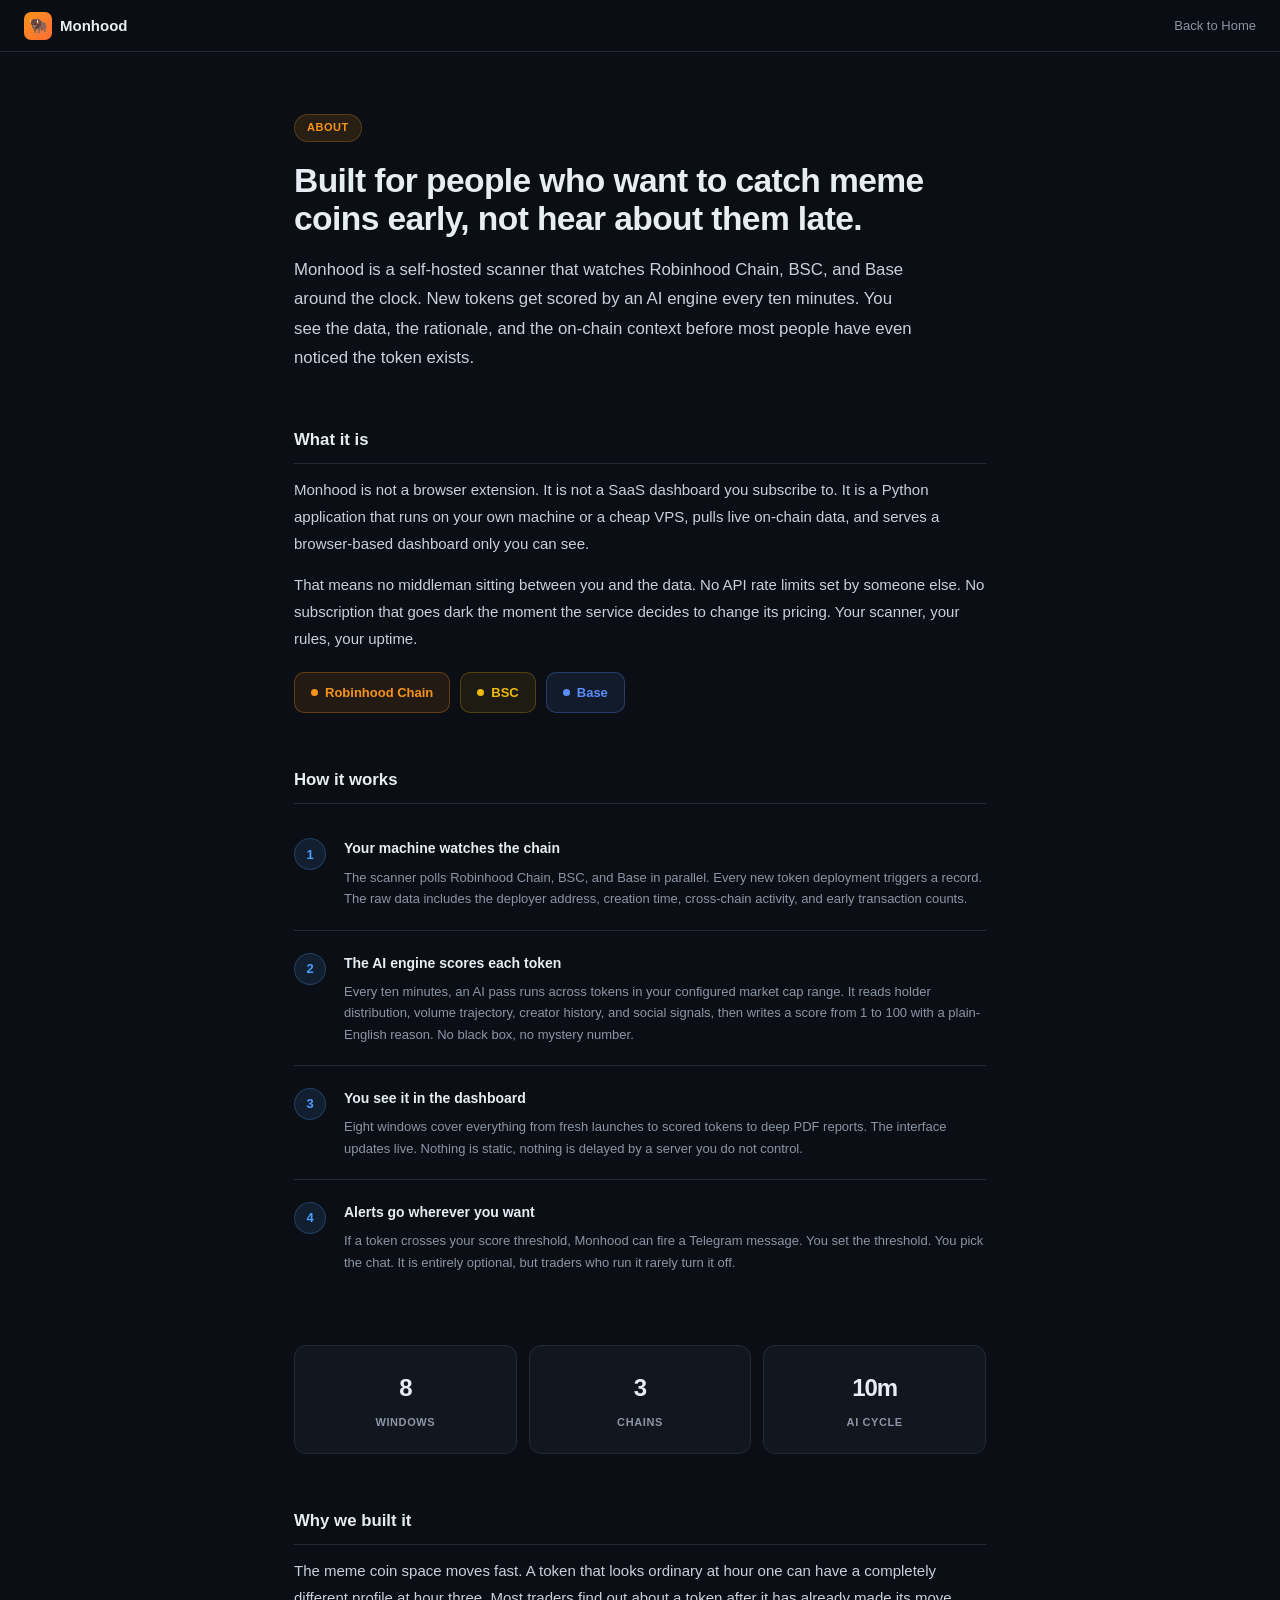
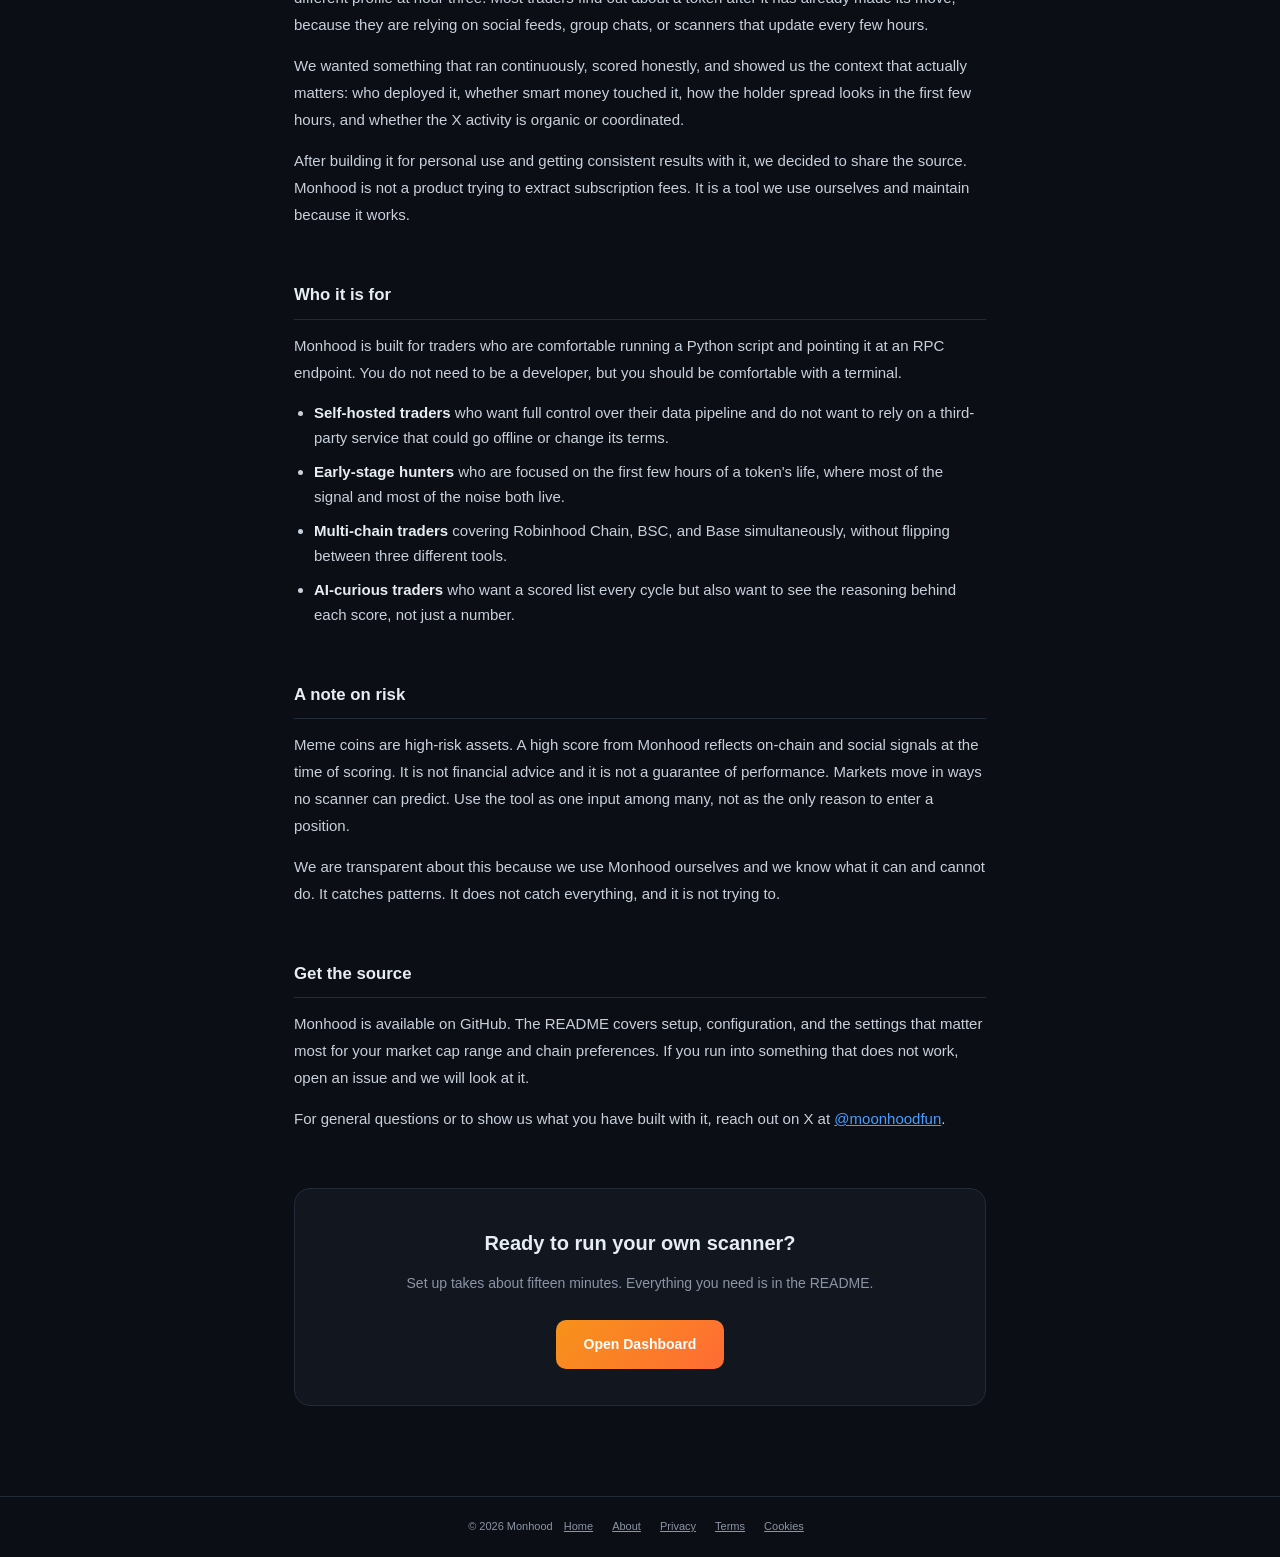
<file: about.html>
<!DOCTYPE html>
<html lang="en">
<head>
<meta charset="utf-8">
<meta name="viewport" content="width=device-width, initial-scale=1">
<title>About — Monhood</title>
<meta name="description" content="Monhood is a self-hosted meme coin scanner for Robinhood Chain, BSC, and Base. Learn what it is, how it works, and why we built it."/>
<link rel="canonical" href="https://moonhood.fun/about.html"/>
<link rel="icon" type="image/svg+xml" href="/favicon.svg"/>
<meta name="theme-color" content="#f7931a"/>
<style>
:root{--bg:#0b0e14;--panel:#12161f;--panel2:#161b26;--border:#232a38;--fg:#e6edf3;--dim:#8b95a5;--accent:#4a9eff;--green:#3fb950;--rh:#f7931a;--bsc:#f0b90b;--base:#5b8fff;--radius:12px;}
*{box-sizing:border-box;margin:0;padding:0;}
body{background:var(--bg);color:var(--fg);font:15px/1.8 -apple-system,BlinkMacSystemFont,"Segoe UI",Roboto,sans-serif;min-height:100vh;display:flex;flex-direction:column;}

/* nav */
nav{padding:0 24px;height:52px;display:flex;align-items:center;gap:16px;border-bottom:1px solid var(--border);background:rgba(11,14,20,.96);backdrop-filter:blur(12px);position:sticky;top:0;z-index:10;}
.logo{display:flex;align-items:center;gap:8px;font-weight:700;font-size:15px;color:var(--fg);text-decoration:none;}
.logo-icon{width:28px;height:28px;background:linear-gradient(135deg,#f7931a,#ff6b35);border-radius:7px;display:flex;align-items:center;justify-content:center;font-size:15px;flex-shrink:0;}
nav a.back{color:var(--dim);font-size:13px;text-decoration:none;margin-left:auto;}
nav a.back:hover{color:var(--fg);}

/* layout */
main{flex:1;max-width:740px;margin:0 auto;padding:60px 24px 90px;}

/* hero block */
.page-pill{display:inline-block;background:rgba(247,147,26,.12);border:1px solid rgba(247,147,26,.25);color:var(--rh);padding:3px 12px;border-radius:20px;font-size:11px;font-weight:700;letter-spacing:.5px;text-transform:uppercase;margin-bottom:20px;}
h1{font-size:2.1rem;font-weight:800;letter-spacing:-.6px;line-height:1.15;margin-bottom:16px;}
.lead{font-size:1.05rem;color:#c8d1db;line-height:1.75;margin-bottom:52px;max-width:620px;}

/* sections */
.section{margin-bottom:52px;}
h2{font-size:1.05rem;font-weight:700;color:var(--fg);margin-bottom:12px;padding-bottom:8px;border-bottom:1px solid var(--border);}
p{color:#c8d1db;margin-bottom:14px;line-height:1.8;}
ul{padding-left:20px;color:#c8d1db;margin-bottom:14px;}
ul li{margin-bottom:8px;line-height:1.7;}
strong{color:var(--fg);}
a{color:var(--accent);}a:hover{text-decoration:underline;}

/* chain pills */
.chain-row{display:flex;flex-wrap:wrap;gap:10px;margin:20px 0;}
.cpill{display:inline-flex;align-items:center;gap:7px;padding:8px 16px;border-radius:10px;font-size:13px;font-weight:600;border:1px solid;}
.cpill.rh{background:rgba(247,147,26,.1);border-color:rgba(247,147,26,.3);color:var(--rh);}
.cpill.bsc{background:rgba(240,185,11,.08);border-color:rgba(240,185,11,.25);color:var(--bsc);}
.cpill.base{background:rgba(91,143,255,.1);border-color:rgba(91,143,255,.3);color:var(--base);}
.cpill-dot{width:7px;height:7px;border-radius:50%;}

/* how it works steps */
.steps{display:flex;flex-direction:column;gap:0;}
.step{display:flex;gap:18px;padding:20px 0;border-bottom:1px solid var(--border);}
.step:last-child{border-bottom:none;}
.step-num{width:32px;height:32px;border-radius:50%;background:rgba(74,158,255,.12);border:1px solid rgba(74,158,255,.25);color:var(--accent);font-weight:800;font-size:13px;display:flex;align-items:center;justify-content:center;flex-shrink:0;margin-top:2px;}
.step-body h3{font-size:14px;font-weight:700;margin-bottom:5px;}
.step-body p{color:var(--dim);font-size:13px;margin:0;line-height:1.65;}

/* stat strip */
.stat-strip{display:grid;grid-template-columns:repeat(3,1fr);gap:12px;margin:28px 0;}
.stat-box{background:var(--panel);border:1px solid var(--border);border-radius:var(--radius);padding:20px 16px;text-align:center;}
.stat-n{display:block;font-size:1.5rem;font-weight:800;letter-spacing:-1px;color:var(--fg);margin-bottom:4px;}
.stat-l{display:block;font-size:11px;font-weight:600;text-transform:uppercase;letter-spacing:.6px;color:var(--dim);}

/* cta */
.cta-block{background:var(--panel);border:1px solid var(--border);border-radius:16px;padding:36px 32px;text-align:center;margin-top:56px;}
.cta-block h2{border:none;padding:0;margin-bottom:10px;font-size:1.25rem;}
.cta-block p{color:var(--dim);font-size:14px;margin-bottom:24px;}
.btn-cta{display:inline-block;background:linear-gradient(135deg,#f7931a,#ff6b35);color:#fff;padding:12px 28px;border-radius:10px;font-weight:700;font-size:14px;text-decoration:none;transition:opacity .15s,transform .1s;}
.btn-cta:hover{opacity:.88;transform:translateY(-1px);text-decoration:none;}

/* footer */
footer{padding:20px 24px;text-align:center;color:var(--dim);font-size:11px;border-top:1px solid var(--border);}
footer a{color:var(--dim);margin:0 8px;}
footer a:hover{color:var(--fg);}

/* mobile */
@media(max-width:639px){
  nav{padding:0 14px;}
  main{padding:36px 16px 60px;}
  h1{font-size:1.65rem;}
  h2{font-size:1rem;}
  body{font-size:14px;}
  .stat-strip{grid-template-columns:repeat(3,1fr);gap:8px;}
  .stat-n{font-size:1.2rem;}
  .cta-block{padding:24px 20px;}
  footer{padding:14px 16px;}
}
</style>
</head>
<body>

<nav>
  <a class="logo" href="/"><span class="logo-icon">🦬</span> Monhood</a>
  <a class="back" href="/">Back to Home</a>
</nav>

<main>

  <div class="page-pill">About</div>
  <h1>Built for people who want to catch meme coins early, not hear about them late.</h1>
  <p class="lead">Monhood is a self-hosted scanner that watches Robinhood Chain, BSC, and Base around the clock. New tokens get scored by an AI engine every ten minutes. You see the data, the rationale, and the on-chain context before most people have even noticed the token exists.</p>

  <div class="section">
    <h2>What it is</h2>
    <p>Monhood is not a browser extension. It is not a SaaS dashboard you subscribe to. It is a Python application that runs on your own machine or a cheap VPS, pulls live on-chain data, and serves a browser-based dashboard only you can see.</p>
    <p>That means no middleman sitting between you and the data. No API rate limits set by someone else. No subscription that goes dark the moment the service decides to change its pricing. Your scanner, your rules, your uptime.</p>

    <div class="chain-row">
      <span class="cpill rh"><span class="cpill-dot" style="background:var(--rh)"></span>Robinhood Chain</span>
      <span class="cpill bsc"><span class="cpill-dot" style="background:var(--bsc)"></span>BSC</span>
      <span class="cpill base"><span class="cpill-dot" style="background:var(--base)"></span>Base</span>
    </div>
  </div>

  <div class="section">
    <h2>How it works</h2>
    <div class="steps">
      <div class="step">
        <div class="step-num">1</div>
        <div class="step-body">
          <h3>Your machine watches the chain</h3>
          <p>The scanner polls Robinhood Chain, BSC, and Base in parallel. Every new token deployment triggers a record. The raw data includes the deployer address, creation time, cross-chain activity, and early transaction counts.</p>
        </div>
      </div>
      <div class="step">
        <div class="step-num">2</div>
        <div class="step-body">
          <h3>The AI engine scores each token</h3>
          <p>Every ten minutes, an AI pass runs across tokens in your configured market cap range. It reads holder distribution, volume trajectory, creator history, and social signals, then writes a score from 1 to 100 with a plain-English reason. No black box, no mystery number.</p>
        </div>
      </div>
      <div class="step">
        <div class="step-num">3</div>
        <div class="step-body">
          <h3>You see it in the dashboard</h3>
          <p>Eight windows cover everything from fresh launches to scored tokens to deep PDF reports. The interface updates live. Nothing is static, nothing is delayed by a server you do not control.</p>
        </div>
      </div>
      <div class="step">
        <div class="step-num">4</div>
        <div class="step-body">
          <h3>Alerts go wherever you want</h3>
          <p>If a token crosses your score threshold, Monhood can fire a Telegram message. You set the threshold. You pick the chat. It is entirely optional, but traders who run it rarely turn it off.</p>
        </div>
      </div>
    </div>
  </div>

  <div class="section">
    <div class="stat-strip">
      <div class="stat-box"><span class="stat-n">8</span><span class="stat-l">Windows</span></div>
      <div class="stat-box"><span class="stat-n">3</span><span class="stat-l">Chains</span></div>
      <div class="stat-box"><span class="stat-n">10m</span><span class="stat-l">AI Cycle</span></div>
    </div>
  </div>

  <div class="section">
    <h2>Why we built it</h2>
    <p>The meme coin space moves fast. A token that looks ordinary at hour one can have a completely different profile at hour three. Most traders find out about a token after it has already made its move, because they are relying on social feeds, group chats, or scanners that update every few hours.</p>
    <p>We wanted something that ran continuously, scored honestly, and showed us the context that actually matters: who deployed it, whether smart money touched it, how the holder spread looks in the first few hours, and whether the X activity is organic or coordinated.</p>
    <p>After building it for personal use and getting consistent results with it, we decided to share the source. Monhood is not a product trying to extract subscription fees. It is a tool we use ourselves and maintain because it works.</p>
  </div>

  <div class="section">
    <h2>Who it is for</h2>
    <p>Monhood is built for traders who are comfortable running a Python script and pointing it at an RPC endpoint. You do not need to be a developer, but you should be comfortable with a terminal.</p>
    <ul>
      <li><strong>Self-hosted traders</strong> who want full control over their data pipeline and do not want to rely on a third-party service that could go offline or change its terms.</li>
      <li><strong>Early-stage hunters</strong> who are focused on the first few hours of a token's life, where most of the signal and most of the noise both live.</li>
      <li><strong>Multi-chain traders</strong> covering Robinhood Chain, BSC, and Base simultaneously, without flipping between three different tools.</li>
      <li><strong>AI-curious traders</strong> who want a scored list every cycle but also want to see the reasoning behind each score, not just a number.</li>
    </ul>
  </div>

  <div class="section">
    <h2>A note on risk</h2>
    <p>Meme coins are high-risk assets. A high score from Monhood reflects on-chain and social signals at the time of scoring. It is not financial advice and it is not a guarantee of performance. Markets move in ways no scanner can predict. Use the tool as one input among many, not as the only reason to enter a position.</p>
    <p>We are transparent about this because we use Monhood ourselves and we know what it can and cannot do. It catches patterns. It does not catch everything, and it is not trying to.</p>
  </div>

  <div class="section">
    <h2>Get the source</h2>
    <p>Monhood is available on GitHub. The README covers setup, configuration, and the settings that matter most for your market cap range and chain preferences. If you run into something that does not work, open an issue and we will look at it.</p>
    <p>For general questions or to show us what you have built with it, reach out on X at <a href="https://x.com/moonhoodfun" target="_blank">@moonhoodfun</a>.</p>
  </div>

  <div class="cta-block">
    <h2>Ready to run your own scanner?</h2>
    <p>Set up takes about fifteen minutes. Everything you need is in the README.</p>
    <a class="btn-cta" href="/login.html">Open Dashboard</a>
  </div>

</main>

<footer>
  <span>© 2026 Monhood</span>
  <a href="/">Home</a>
  <a href="/about.html">About</a>
  <a href="/privacy.html">Privacy</a>
  <a href="/terms.html">Terms</a>
  <a href="/cookies.html">Cookies</a>
</footer>

</body>
</html>
</file>
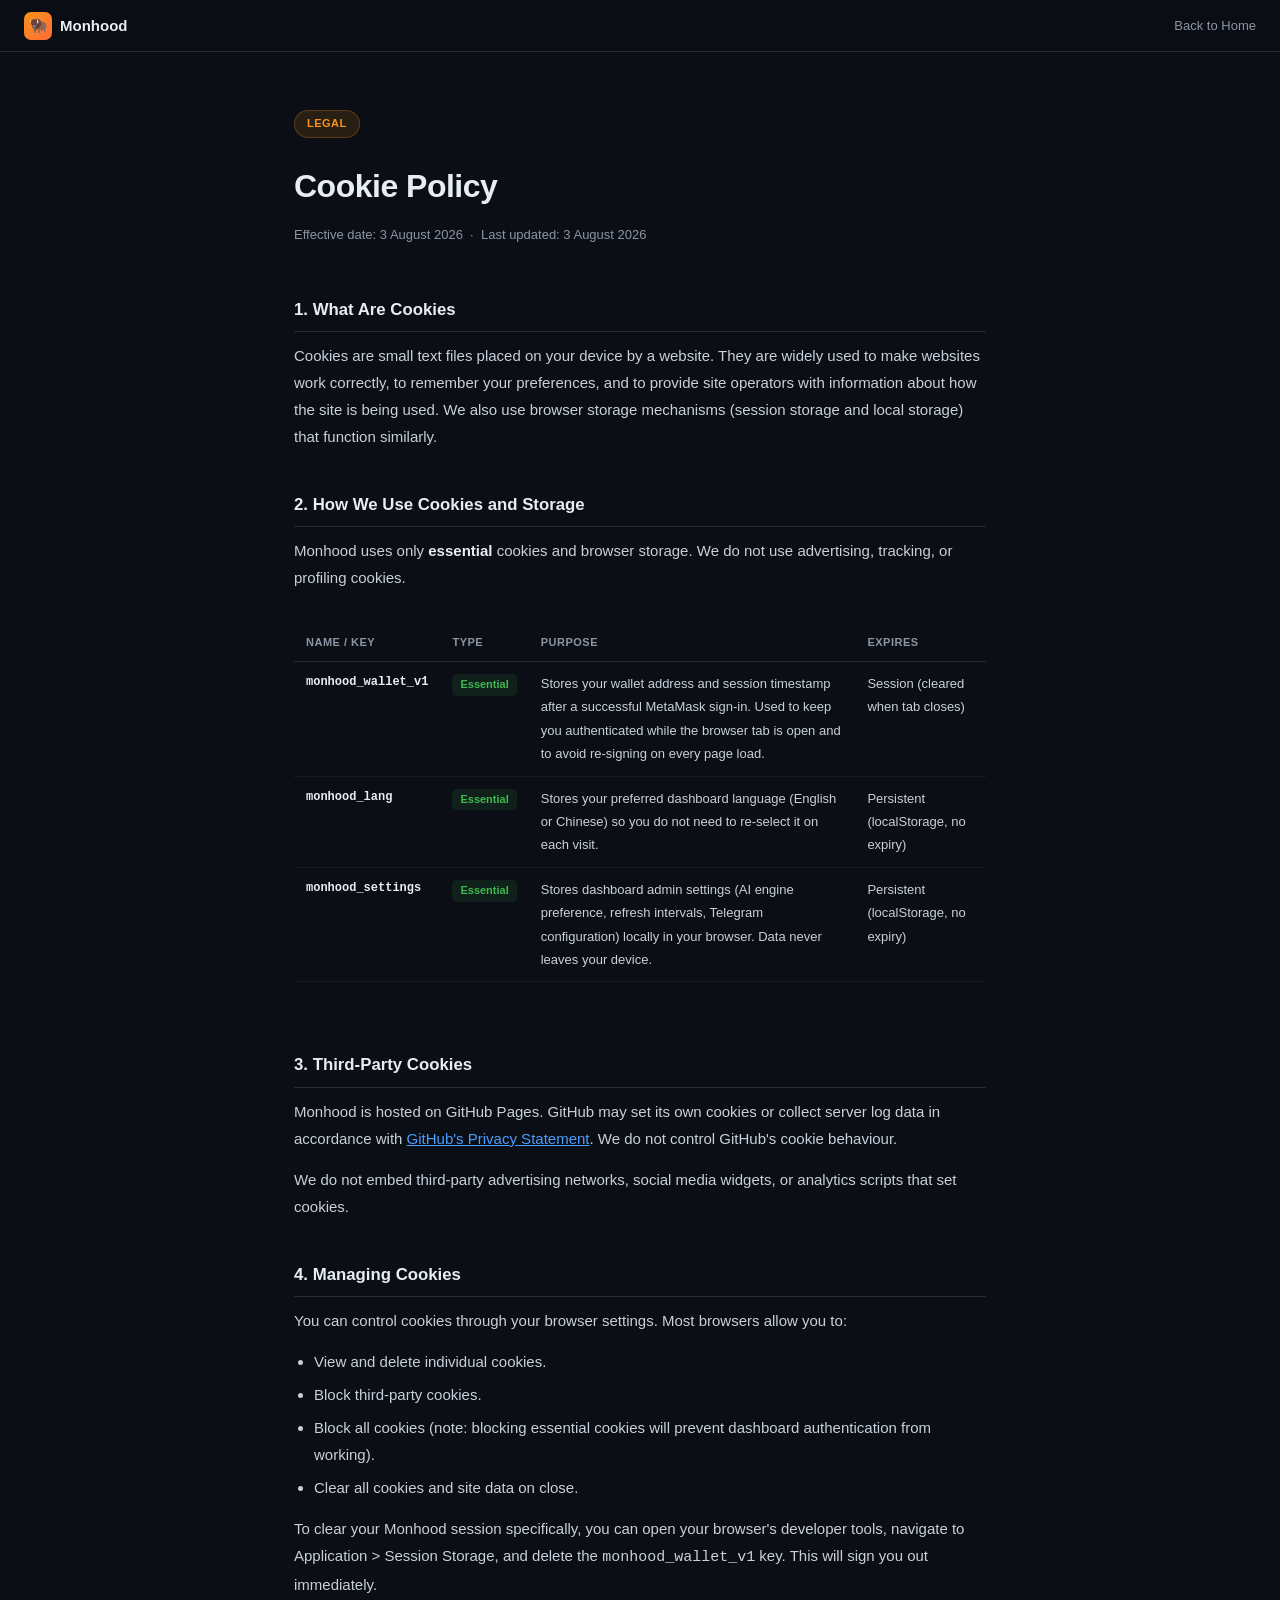
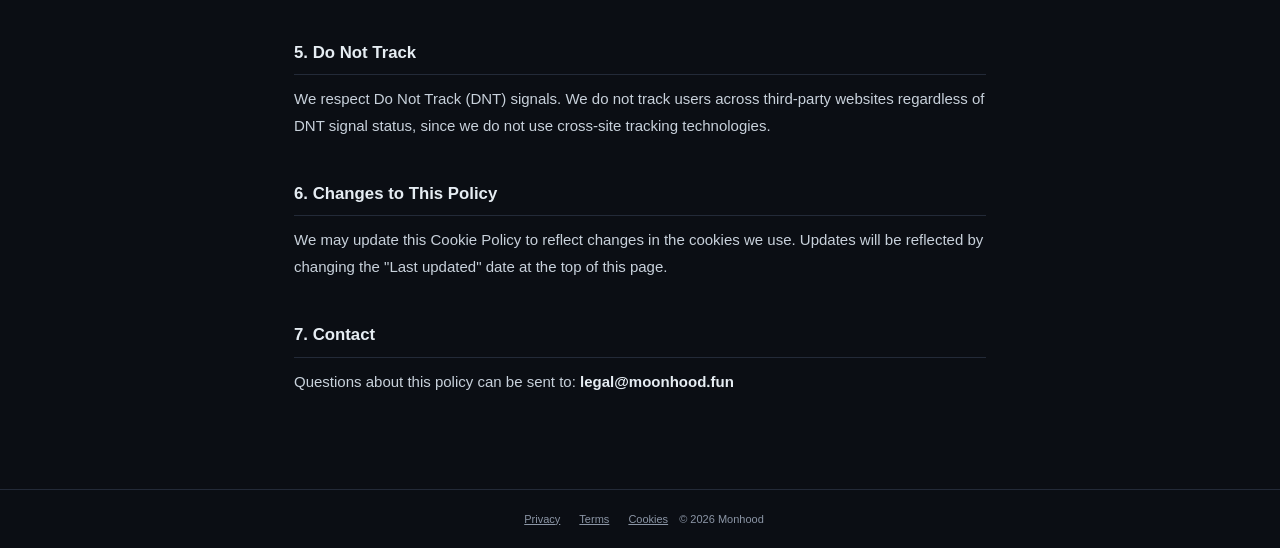
<file: cookies.html>
<!DOCTYPE html>
<html lang="en">
<head>
<meta charset="utf-8">
<meta name="viewport" content="width=device-width, initial-scale=1">
<title>Cookie Policy — Monhood</title>
<meta name="description" content="Monhood Cookie Policy. Learn how we use cookies and session storage."/>
<link rel="canonical" href="https://moonhood.fun/cookies.html"/>
<link rel="icon" type="image/svg+xml" href="/favicon.svg"/>
<meta name="theme-color" content="#f7931a"/>
<style>
:root{--bg:#0b0e14;--panel:#12161f;--border:#232a38;--fg:#e6edf3;--dim:#8b95a5;--accent:#4a9eff;--rh:#f7931a;--green:#3fb950;}
*{box-sizing:border-box;margin:0;padding:0;}
body{background:var(--bg);color:var(--fg);font:15px/1.8 -apple-system,BlinkMacSystemFont,"Segoe UI",Roboto,sans-serif;min-height:100vh;display:flex;flex-direction:column;}
nav{padding:0 24px;height:52px;display:flex;align-items:center;gap:16px;border-bottom:1px solid var(--border);background:rgba(11,14,20,.96);backdrop-filter:blur(12px);position:sticky;top:0;z-index:10;}
.logo{display:flex;align-items:center;gap:8px;font-weight:700;font-size:15px;color:var(--fg);text-decoration:none;}
.logo-icon{width:28px;height:28px;background:linear-gradient(135deg,#f7931a,#ff6b35);border-radius:7px;display:flex;align-items:center;justify-content:center;font-size:15px;}
nav a.back{color:var(--dim);font-size:13px;text-decoration:none;margin-left:auto;}nav a.back:hover{color:var(--fg);}
main{flex:1;max-width:740px;margin:0 auto;padding:56px 24px 80px;}
.pill{display:inline-block;background:rgba(247,147,26,.12);border:1px solid rgba(247,147,26,.25);color:var(--rh);padding:3px 12px;border-radius:20px;font-size:11px;font-weight:700;letter-spacing:.5px;text-transform:uppercase;margin-bottom:20px;}
h1{font-size:2rem;font-weight:800;letter-spacing:-.5px;margin-bottom:8px;}
.meta{color:var(--dim);font-size:13px;margin-bottom:48px;}
h2{font-size:1.05rem;font-weight:700;color:var(--fg);margin:40px 0 10px;padding-bottom:6px;border-bottom:1px solid var(--border);}
p{color:#c8d1db;margin-bottom:14px;}
ul{padding-left:20px;color:#c8d1db;margin-bottom:14px;}ul li{margin-bottom:6px;}
strong{color:var(--fg);}
a{color:var(--accent);}
table{width:100%;border-collapse:collapse;margin:20px 0 28px;font-size:13px;}
th{text-align:left;padding:8px 12px;font-size:11px;font-weight:700;text-transform:uppercase;letter-spacing:.5px;color:var(--dim);border-bottom:1px solid var(--border);}
td{padding:10px 12px;border-bottom:1px solid rgba(35,42,56,.5);color:#c8d1db;vertical-align:top;}
td:first-child{color:var(--fg);font-weight:600;font-family:ui-monospace,Menlo,monospace;font-size:12px;}
.tag-ess{display:inline-block;background:rgba(59,185,80,.1);color:var(--green);padding:1px 8px;border-radius:5px;font-size:11px;font-weight:700;}
footer{padding:20px 24px;text-align:center;color:var(--dim);font-size:11px;border-top:1px solid var(--border);}
footer a{color:var(--dim);margin:0 8px;}footer a:hover{color:var(--fg);}

.table-wrap { overflow-x:auto; -webkit-overflow-scrolling:touch; }
@media(max-width:639px){
  nav { padding:0 14px; }
  main { padding:36px 16px 60px; }
  h1 { font-size:1.6rem; }
  h2 { font-size:1rem; margin-top:32px; }
  body { font-size:14px; }
  table { font-size:12px; min-width:520px; }
  th,td { padding:7px 9px; }
  footer { padding:14px 16px; }
  footer a { margin:0 6px; }
}
</style>
</head>
<body>
<nav>
  <a class="logo" href="/"><span class="logo-icon">🦬</span> Monhood</a>
  <a class="back" href="/">Back to Home</a>
</nav>
<main>
  <div class="pill">Legal</div>
  <h1>Cookie Policy</h1>
  <p class="meta">Effective date: 3 August 2026 &nbsp;·&nbsp; Last updated: 3 August 2026</p>

  <h2>1. What Are Cookies</h2>
  <p>Cookies are small text files placed on your device by a website. They are widely used to make websites work correctly, to remember your preferences, and to provide site operators with information about how the site is being used. We also use browser storage mechanisms (session storage and local storage) that function similarly.</p>

  <h2>2. How We Use Cookies and Storage</h2>
  <p>Monhood uses only <strong>essential</strong> cookies and browser storage. We do not use advertising, tracking, or profiling cookies.</p>

  <div class="table-wrap"><table>
    <thead>
      <tr><th>Name / Key</th><th>Type</th><th>Purpose</th><th>Expires</th></tr>
    </thead>
    <tbody>
      <tr>
        <td>monhood_wallet_v1</td>
        <td><span class="tag-ess">Essential</span></td>
        <td>Stores your wallet address and session timestamp after a successful MetaMask sign-in. Used to keep you authenticated while the browser tab is open and to avoid re-signing on every page load.</td>
        <td>Session (cleared when tab closes)</td>
      </tr>
      <tr>
        <td>monhood_lang</td>
        <td><span class="tag-ess">Essential</span></td>
        <td>Stores your preferred dashboard language (English or Chinese) so you do not need to re-select it on each visit.</td>
        <td>Persistent (localStorage, no expiry)</td>
      </tr>
      <tr>
        <td>monhood_settings</td>
        <td><span class="tag-ess">Essential</span></td>
        <td>Stores dashboard admin settings (AI engine preference, refresh intervals, Telegram configuration) locally in your browser. Data never leaves your device.</td>
        <td>Persistent (localStorage, no expiry)</td>
      </tr>
    </tbody>
  </table></div>

  <h2>3. Third-Party Cookies</h2>
  <p>Monhood is hosted on GitHub Pages. GitHub may set its own cookies or collect server log data in accordance with <a href="https://docs.github.com/en/site-policy/privacy-policies/github-general-privacy-statement" target="_blank">GitHub's Privacy Statement</a>. We do not control GitHub's cookie behaviour.</p>
  <p>We do not embed third-party advertising networks, social media widgets, or analytics scripts that set cookies.</p>

  <h2>4. Managing Cookies</h2>
  <p>You can control cookies through your browser settings. Most browsers allow you to:</p>
  <ul>
    <li>View and delete individual cookies.</li>
    <li>Block third-party cookies.</li>
    <li>Block all cookies (note: blocking essential cookies will prevent dashboard authentication from working).</li>
    <li>Clear all cookies and site data on close.</li>
  </ul>
  <p>To clear your Monhood session specifically, you can open your browser's developer tools, navigate to Application &gt; Session Storage, and delete the <code>monhood_wallet_v1</code> key. This will sign you out immediately.</p>

  <h2>5. Do Not Track</h2>
  <p>We respect Do Not Track (DNT) signals. We do not track users across third-party websites regardless of DNT signal status, since we do not use cross-site tracking technologies.</p>

  <h2>6. Changes to This Policy</h2>
  <p>We may update this Cookie Policy to reflect changes in the cookies we use. Updates will be reflected by changing the "Last updated" date at the top of this page.</p>

  <h2>7. Contact</h2>
  <p>Questions about this policy can be sent to: <strong>legal@moonhood.fun</strong></p>
</main>
<footer>
  <a href="/privacy.html">Privacy</a>
  <a href="/terms.html">Terms</a>
  <a href="/cookies.html">Cookies</a>
  <span>© 2026 Monhood</span>
</footer>
</body>
</html>
</file>
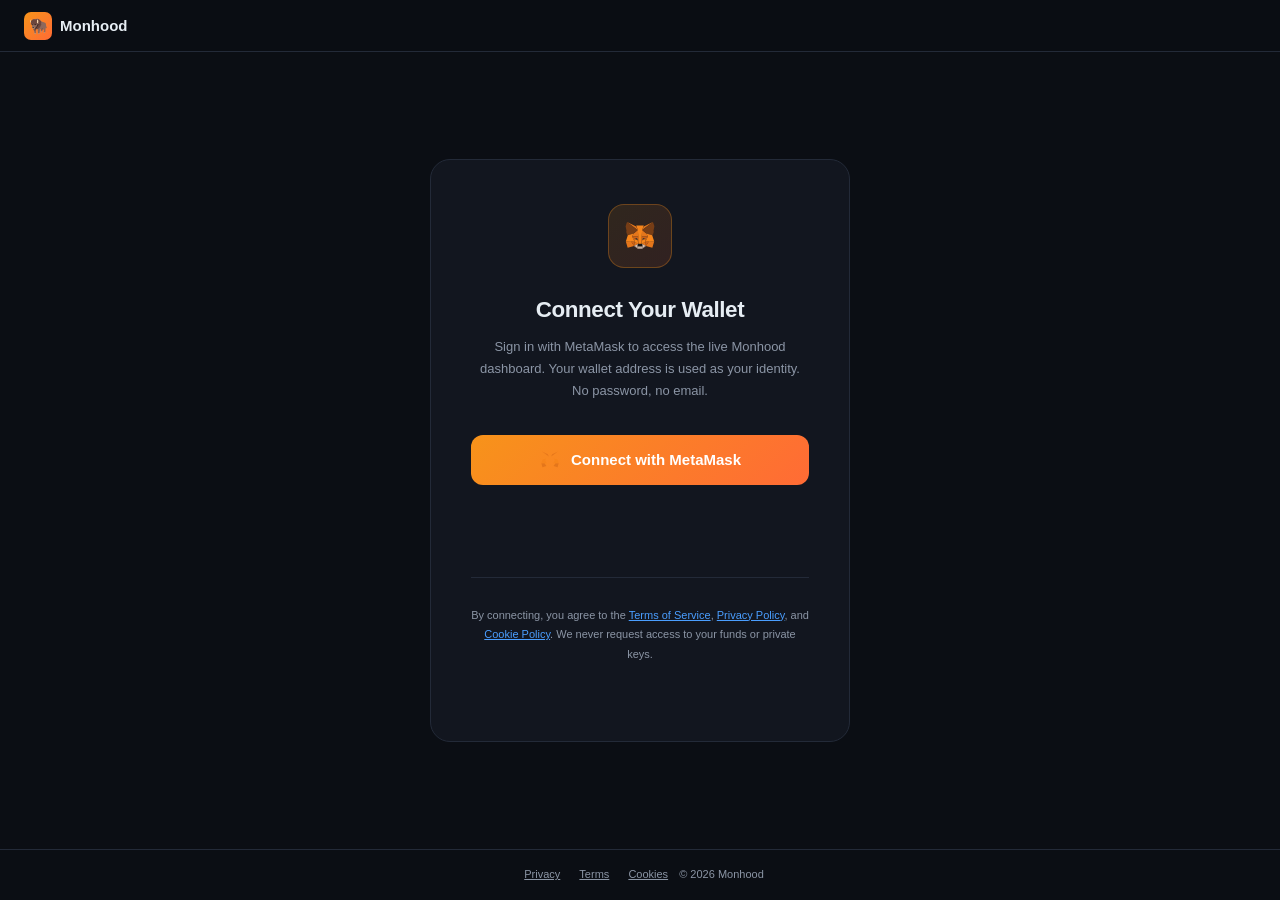
<file: login.html>
<!DOCTYPE html>
<html lang="en">
<head>
<meta charset="utf-8">
<meta name="viewport" content="width=device-width, initial-scale=1">
<title>Connect Wallet — Monhood</title>
<meta name="robots" content="noindex,nofollow"/>
<link rel="icon" type="image/svg+xml" href="/favicon.svg"/>
<meta name="theme-color" content="#f7931a"/>
<style>
:root{
  --bg:#0b0e14;--panel:#12161f;--panel2:#161b26;--border:#232a38;
  --fg:#e6edf3;--dim:#8b95a5;--accent:#4a9eff;
  --green:#3fb950;--red:#f85149;--amber:#d29922;
  --rh:#f7931a;--radius:14px;
}
*{box-sizing:border-box;margin:0;padding:0;}
body{background:var(--bg);color:var(--fg);font:14px/1.6 -apple-system,BlinkMacSystemFont,"Segoe UI",Roboto,sans-serif;
  min-height:100vh;display:flex;flex-direction:column;}

/* ── nav ── */
nav{padding:0 24px;height:52px;display:flex;align-items:center;border-bottom:1px solid var(--border);
  background:rgba(11,14,20,.96);backdrop-filter:blur(12px);position:sticky;top:0;z-index:10;}
.logo{display:flex;align-items:center;gap:8px;font-weight:700;font-size:15px;color:var(--fg);text-decoration:none;}
.logo-icon{width:28px;height:28px;background:linear-gradient(135deg,#f7931a,#ff6b35);border-radius:7px;
  display:flex;align-items:center;justify-content:center;font-size:15px;flex-shrink:0;}

/* ── page layout ── */
main{flex:1;display:flex;align-items:center;justify-content:center;padding:40px 20px;}

/* ── card ── */
.card{background:var(--panel);border:1px solid var(--border);border-radius:20px;
  padding:44px 40px;width:100%;max-width:420px;text-align:center;}
.card-icon{width:64px;height:64px;background:linear-gradient(135deg,#f7931a22,#ff6b3522);
  border:1px solid rgba(247,147,26,.3);border-radius:16px;display:flex;align-items:center;
  justify-content:center;font-size:30px;margin:0 auto 24px;}
.card h1{font-size:1.4rem;font-weight:800;letter-spacing:-.4px;margin-bottom:8px;}
.card p{color:var(--dim);font-size:13px;margin-bottom:32px;line-height:1.7;}

/* ── connect button ── */
.btn-connect{width:100%;padding:14px 24px;background:linear-gradient(135deg,#f7931a,#ff6b35);
  color:#fff;font-size:15px;font-weight:700;border:none;border-radius:12px;cursor:pointer;
  display:flex;align-items:center;justify-content:center;gap:10px;transition:opacity .15s,transform .1s;}
.btn-connect:hover{opacity:.9;transform:translateY(-1px);}
.btn-connect:active{transform:translateY(0);}
.btn-connect:disabled{opacity:.5;cursor:not-allowed;transform:none;}

/* ── wallet icon ── */
.fox-icon{width:22px;height:22px;flex-shrink:0;}

/* ── status states ── */
.status{margin-top:20px;font-size:13px;min-height:44px;display:flex;align-items:center;
  justify-content:center;gap:8px;color:var(--dim);}
.status.success{color:var(--green);}
.status.error{color:var(--red);}
.status.loading{color:var(--accent);}

/* ── spinner ── */
.spinner{width:16px;height:16px;border:2px solid var(--border);border-top-color:var(--accent);
  border-radius:50%;animation:spin .7s linear infinite;flex-shrink:0;}
@keyframes spin{to{transform:rotate(360deg)}}

/* ── address pill ── */
.addr-pill{background:var(--panel2);border:1px solid var(--border);border-radius:8px;
  padding:8px 14px;font-family:ui-monospace,Menlo,monospace;font-size:12px;color:var(--green);
  margin-top:12px;display:inline-block;}

/* ── divider ── */
.divider{border:none;border-top:1px solid var(--border);margin:28px 0;}

/* ── no-wallet notice ── */
.no-wallet{background:#0e1220;border:1px solid #1e2a40;border-radius:10px;
  padding:14px 16px;font-size:12px;color:var(--dim);text-align:left;display:none;}
.no-wallet a{color:var(--accent);}
.no-wallet b{color:var(--fg);}

/* ── footer ── */
footer{padding:16px 24px;text-align:center;color:var(--dim);font-size:11px;border-top:1px solid var(--border);}
footer a{color:var(--dim);margin:0 8px;}footer a:hover{color:var(--fg);}

@media(max-width:480px){.card{padding:32px 24px;}}
</style>
</head>
<body>

<nav>
  <a class="logo" href="/">
    <span class="logo-icon">🦬</span>
    Monhood
  </a>
</nav>

<main>
  <div class="card">
    <div class="card-icon">
      <svg class="fox-icon" viewBox="0 0 318.6 318.6" style="width:36px;height:36px">
        <path fill="#e2761b" d="M274.1 35.5l-99.5 73.9L193 74.4z"/>
        <path fill="#e4761b" d="M44.4 35.5l98.7 74.6-17.5-35.7zm193.9 171.3l-26.5 40.6 56.7 15.6 16.3-55.3zm-204.4.9L50.1 263l56.7-15.6-26.5-40.6z"/>
        <path fill="#e4761b" d="M103.6 138.2l-15.8 23.9 56.3 2.5-2-60.5zm111.3 0l-39-34.8-1.3 61.2 56.2-2.5zM106.8 247.4l33.8-16.5-29.2-22.8zm71.1-16.5l33.9 16.5-4.7-39.3z"/>
        <path fill="#d7c1b3" d="M211.8 247.4l-33.9-16.5 2.7 22.1-.3 9.3zm-105 0l31.5 14.9-.2-9.3 2.5-22.1z"/>
        <path fill="#233447" d="M138.8 193.5l-28.2-8.3 19.9-9.1zm40.9 0l8.3-17.4 20 9.1z"/>
        <path fill="#cd6116" d="M106.8 247.4l4.8-40.6-31.3.9zM207 206.8l4.8 40.6 26.5-39.7zm23.8-44.7l-56.2 2.5 5.2 28.9 8.3-17.4 20 9.1zm-120.2 23.1l20-9.1 8.2 17.4 5.3-28.9-56.3-2.5z"/>
        <path fill="#e4751f" d="M87.8 162.1l23.6 46-.8-22.9zm120.3 23.1l-1 22.9 23.7-46zm-64-20.6l-5.3 28.9 6.6 34.1 1.5-44.9zm30.5 0l-2.7 18 1.2 45 6.7-34.1z"/>
        <path fill="#f6851b" d="M179.8 193.5l-6.7 34.1 4.8 3.3 29.2-22.8 1-22.9zm-69 14.7l29.2 22.8 4.7-3.3-6.6-34.1-28.5-8.3z"/>
        <path fill="#c0ad9e" d="M180.3 262.3l.3-9.3-2.5-2.2h-37.7l-2.3 2.2.2 9.3-31.5-14.9 11 9 22.3 15.5h38.3l22.4-15.5 11-9z"/>
        <path fill="#161616" d="M178 230.9l-4.8-3.3h-27.7l-4.7 3.3-2.5 22.1 2.3-2.2h37.7l2.5 2.2z"/>
        <path fill="#763d16" d="M278.3 114.2l8.5-40.8-12.7-37.9-96.2 71.4 37 31.3 52.3 15.3 11.6-13.5-5-3.6 8-7.3-6.2-4.8 8-6.1zM31.8 73.4l8.5 40.8-5.4 4 8 6.1-6.1 4.8 8 7.3-5 3.6 11.5 13.5 52.3-15.3 37-31.3-96.2-71.4z"/>
        <path fill="#f6851b" d="M267.2 153.5l-52.3-15.3 15.9 23.9-23.7 46 31.2-.4h46.5zm-163.6-15.3l-52.3 15.3-17.4 54.2h46.4l31.1.4-23.6-46zm71 26.4l3.3-57.7 15.2-41.1h-67.5l15 41.1 3.5 57.7 1.2 18.2.1 44.8h27.7l.2-44.8z"/>
      </svg>
    </div>

    <h1>Connect Your Wallet</h1>
    <p>Sign in with MetaMask to access the live Monhood dashboard. Your wallet address is used as your identity. No password, no email.</p>

    <button class="btn-connect" id="btn" onclick="connectWallet()">
      <svg class="fox-icon" viewBox="0 0 318.6 318.6">
        <path fill="#e2761b" d="M274.1 35.5l-99.5 73.9L193 74.4z"/>
        <path fill="#e4761b" d="M44.4 35.5l98.7 74.6-17.5-35.7zm193.9 171.3l-26.5 40.6 56.7 15.6 16.3-55.3zm-204.4.9L50.1 263l56.7-15.6-26.5-40.6z"/>
        <path fill="#f6851b" d="M267.2 153.5l-52.3-15.3 15.9 23.9-23.7 46 31.2-.4h46.5zm-163.6-15.3l-52.3 15.3-17.4 54.2h46.4l31.1.4-23.6-46z"/>
      </svg>
      Connect with MetaMask
    </button>

    <div class="status" id="status"></div>

    <div class="no-wallet" id="no-wallet">
      <b>MetaMask not detected.</b> Install the browser extension at
      <a href="https://metamask.io/download/" target="_blank">metamask.io</a>, then reload this page.
    </div>

    <hr class="divider"/>
    <p style="font-size:11px;color:var(--dim);line-height:1.8;">
      By connecting, you agree to the
      <a href="/terms.html" style="color:var(--accent)">Terms of Service</a>,
      <a href="/privacy.html" style="color:var(--accent)">Privacy Policy</a>, and
      <a href="/cookies.html" style="color:var(--accent)">Cookie Policy</a>.
      We never request access to your funds or private keys.
    </p>
  </div>
</main>

<footer>
  <a href="/privacy.html">Privacy</a>
  <a href="/terms.html">Terms</a>
  <a href="/cookies.html">Cookies</a>
  <span>© 2026 Monhood</span>
</footer>

<script>
const SESSION_KEY = 'monhood_wallet_v1';

// Auto-redirect if already authenticated
(function(){
  try {
    const s = JSON.parse(sessionStorage.getItem(SESSION_KEY) || 'null');
    if (s && s.address && s.ts && (Date.now() - s.ts < 8 * 60 * 60 * 1000)) {
      window.location.replace('/dashboard.html');
    }
  } catch(e){}
})();

function setStatus(msg, type) {
  const el = document.getElementById('status');
  el.className = 'status ' + (type || '');
  el.innerHTML = type === 'loading'
    ? '<div class="spinner"></div>' + msg
    : msg;
}

async function connectWallet() {
  const btn = document.getElementById('btn');

  if (typeof window.ethereum === 'undefined') {
    document.getElementById('no-wallet').style.display = 'block';
    setStatus('MetaMask not found. See notice below.', 'error');
    return;
  }

  btn.disabled = true;
  setStatus('Requesting wallet access...', 'loading');

  try {
    // 1 — request accounts
    const accounts = await window.ethereum.request({ method: 'eth_requestAccounts' });
    const address = accounts[0];

    setStatus('Please sign the message in MetaMask...', 'loading');

    // 2 — sign challenge message (proves ownership without any transaction)
    const ts = Date.now();
    const message = `Sign in to Monhood\n\nWallet: ${address}\nTimestamp: ${ts}\n\nThis request will not trigger any blockchain transaction or cost any gas.`;
    const sig = await window.ethereum.request({
      method: 'personal_sign',
      params: [message, address],
    });

    // 3 — persist session
    sessionStorage.setItem(SESSION_KEY, JSON.stringify({ address, sig, ts }));

    // 4 — success feedback then redirect
    setStatus('<span style="color:var(--green)">&#10003;</span> Wallet verified. Redirecting...', 'success');
    btn.innerHTML = '&#10003; Connected';

    setTimeout(() => { window.location.replace('/dashboard.html'); }, 900);

  } catch (err) {
    btn.disabled = false;
    if (err.code === 4001) {
      setStatus('Connection cancelled by user.', 'error');
    } else {
      setStatus('Error: ' + (err.message || 'Unknown error'), 'error');
    }
  }
}
</script>
</body>
</html>
</file>
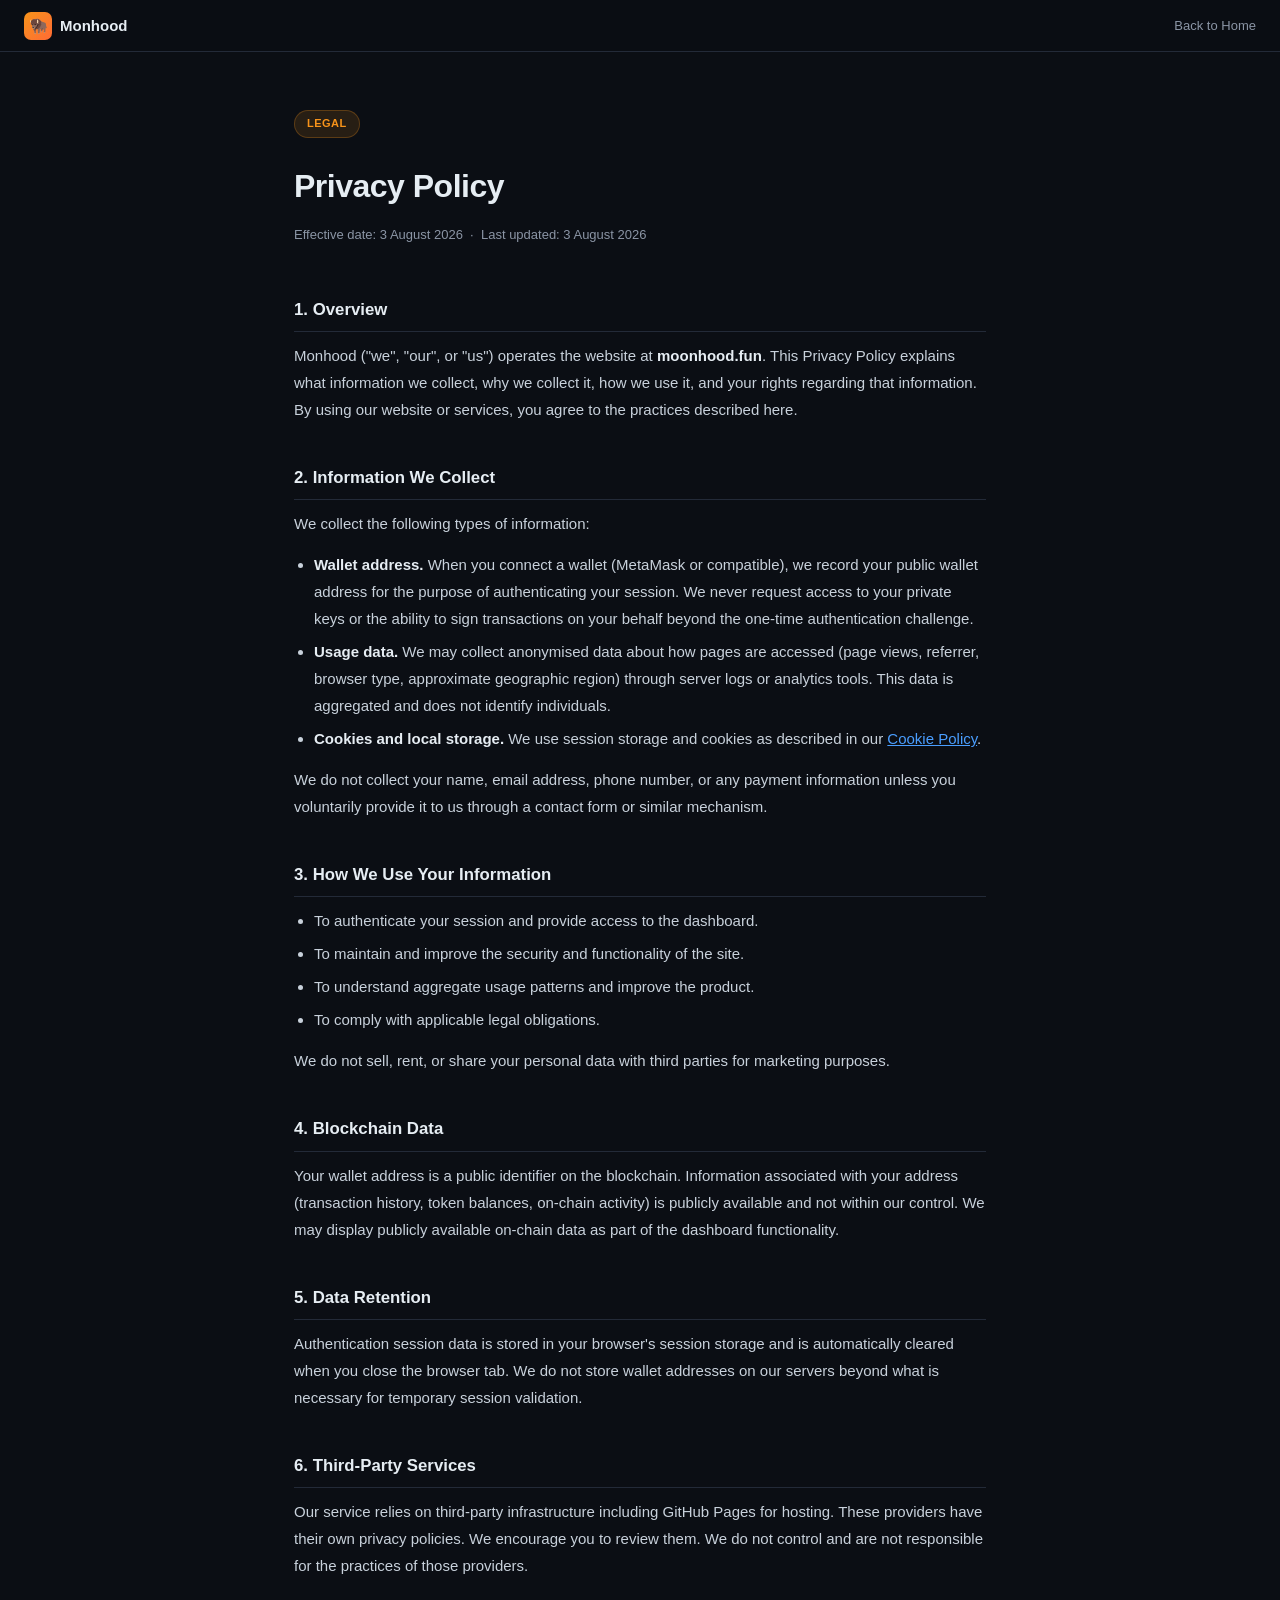
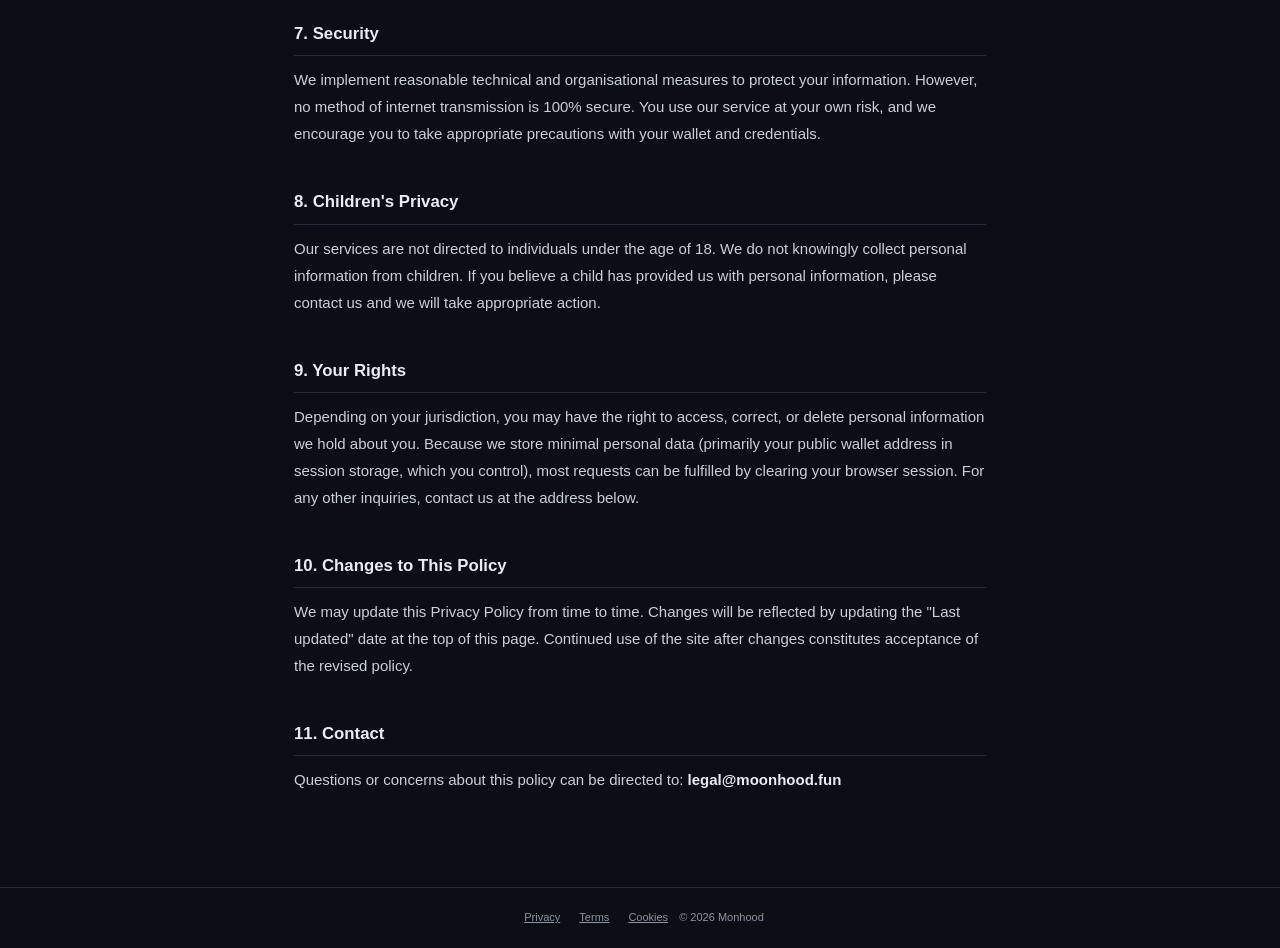
<file: privacy.html>
<!DOCTYPE html>
<html lang="en">
<head>
<meta charset="utf-8">
<meta name="viewport" content="width=device-width, initial-scale=1">
<title>Privacy Policy — Monhood</title>
<meta name="description" content="Monhood Privacy Policy. Learn how we collect, use, and protect your information."/>
<link rel="canonical" href="https://moonhood.fun/privacy.html"/>
<link rel="icon" type="image/svg+xml" href="/favicon.svg"/>
<meta name="theme-color" content="#f7931a"/>
<style>
:root{--bg:#0b0e14;--panel:#12161f;--border:#232a38;--fg:#e6edf3;--dim:#8b95a5;--accent:#4a9eff;--rh:#f7931a;--radius:12px;}
*{box-sizing:border-box;margin:0;padding:0;}
body{background:var(--bg);color:var(--fg);font:15px/1.8 -apple-system,BlinkMacSystemFont,"Segoe UI",Roboto,sans-serif;min-height:100vh;display:flex;flex-direction:column;}
nav{padding:0 24px;height:52px;display:flex;align-items:center;gap:16px;border-bottom:1px solid var(--border);background:rgba(11,14,20,.96);backdrop-filter:blur(12px);position:sticky;top:0;z-index:10;}
.logo{display:flex;align-items:center;gap:8px;font-weight:700;font-size:15px;color:var(--fg);text-decoration:none;}
.logo-icon{width:28px;height:28px;background:linear-gradient(135deg,#f7931a,#ff6b35);border-radius:7px;display:flex;align-items:center;justify-content:center;font-size:15px;}
nav a.back{color:var(--dim);font-size:13px;text-decoration:none;margin-left:auto;}nav a.back:hover{color:var(--fg);}
main{flex:1;max-width:740px;margin:0 auto;padding:56px 24px 80px;}
.pill{display:inline-block;background:rgba(247,147,26,.12);border:1px solid rgba(247,147,26,.25);color:var(--rh);padding:3px 12px;border-radius:20px;font-size:11px;font-weight:700;letter-spacing:.5px;text-transform:uppercase;margin-bottom:20px;}
h1{font-size:2rem;font-weight:800;letter-spacing:-.5px;margin-bottom:8px;}
.meta{color:var(--dim);font-size:13px;margin-bottom:48px;}
h2{font-size:1.05rem;font-weight:700;color:var(--fg);margin:40px 0 10px;padding-bottom:6px;border-bottom:1px solid var(--border);}
p{color:#c8d1db;margin-bottom:14px;}
ul{padding-left:20px;color:#c8d1db;margin-bottom:14px;}ul li{margin-bottom:6px;}
strong{color:var(--fg);}
a{color:var(--accent);}
footer{padding:20px 24px;text-align:center;color:var(--dim);font-size:11px;border-top:1px solid var(--border);}
footer a{color:var(--dim);margin:0 8px;}footer a:hover{color:var(--fg);}

@media(max-width:639px){
  nav { padding:0 14px; }
  main { padding:36px 16px 60px; }
  h1 { font-size:1.6rem; }
  h2 { font-size:1rem; margin-top:32px; }
  body { font-size:14px; }
  .disclaimer { padding:12px 14px; }
  footer { padding:14px 16px; }
  footer a { margin:0 6px; }
}
</style>
</head>
<body>
<nav>
  <a class="logo" href="/"><span class="logo-icon">🦬</span> Monhood</a>
  <a class="back" href="/">Back to Home</a>
</nav>
<main>
  <div class="pill">Legal</div>
  <h1>Privacy Policy</h1>
  <p class="meta">Effective date: 3 August 2026 &nbsp;·&nbsp; Last updated: 3 August 2026</p>

  <h2>1. Overview</h2>
  <p>Monhood ("we", "our", or "us") operates the website at <strong>moonhood.fun</strong>. This Privacy Policy explains what information we collect, why we collect it, how we use it, and your rights regarding that information. By using our website or services, you agree to the practices described here.</p>

  <h2>2. Information We Collect</h2>
  <p>We collect the following types of information:</p>
  <ul>
    <li><strong>Wallet address.</strong> When you connect a wallet (MetaMask or compatible), we record your public wallet address for the purpose of authenticating your session. We never request access to your private keys or the ability to sign transactions on your behalf beyond the one-time authentication challenge.</li>
    <li><strong>Usage data.</strong> We may collect anonymised data about how pages are accessed (page views, referrer, browser type, approximate geographic region) through server logs or analytics tools. This data is aggregated and does not identify individuals.</li>
    <li><strong>Cookies and local storage.</strong> We use session storage and cookies as described in our <a href="/cookies.html">Cookie Policy</a>.</li>
  </ul>
  <p>We do not collect your name, email address, phone number, or any payment information unless you voluntarily provide it to us through a contact form or similar mechanism.</p>

  <h2>3. How We Use Your Information</h2>
  <ul>
    <li>To authenticate your session and provide access to the dashboard.</li>
    <li>To maintain and improve the security and functionality of the site.</li>
    <li>To understand aggregate usage patterns and improve the product.</li>
    <li>To comply with applicable legal obligations.</li>
  </ul>
  <p>We do not sell, rent, or share your personal data with third parties for marketing purposes.</p>

  <h2>4. Blockchain Data</h2>
  <p>Your wallet address is a public identifier on the blockchain. Information associated with your address (transaction history, token balances, on-chain activity) is publicly available and not within our control. We may display publicly available on-chain data as part of the dashboard functionality.</p>

  <h2>5. Data Retention</h2>
  <p>Authentication session data is stored in your browser's session storage and is automatically cleared when you close the browser tab. We do not store wallet addresses on our servers beyond what is necessary for temporary session validation.</p>

  <h2>6. Third-Party Services</h2>
  <p>Our service relies on third-party infrastructure including GitHub Pages for hosting. These providers have their own privacy policies. We encourage you to review them. We do not control and are not responsible for the practices of those providers.</p>

  <h2>7. Security</h2>
  <p>We implement reasonable technical and organisational measures to protect your information. However, no method of internet transmission is 100% secure. You use our service at your own risk, and we encourage you to take appropriate precautions with your wallet and credentials.</p>

  <h2>8. Children's Privacy</h2>
  <p>Our services are not directed to individuals under the age of 18. We do not knowingly collect personal information from children. If you believe a child has provided us with personal information, please contact us and we will take appropriate action.</p>

  <h2>9. Your Rights</h2>
  <p>Depending on your jurisdiction, you may have the right to access, correct, or delete personal information we hold about you. Because we store minimal personal data (primarily your public wallet address in session storage, which you control), most requests can be fulfilled by clearing your browser session. For any other inquiries, contact us at the address below.</p>

  <h2>10. Changes to This Policy</h2>
  <p>We may update this Privacy Policy from time to time. Changes will be reflected by updating the "Last updated" date at the top of this page. Continued use of the site after changes constitutes acceptance of the revised policy.</p>

  <h2>11. Contact</h2>
  <p>Questions or concerns about this policy can be directed to: <strong>legal@moonhood.fun</strong></p>
</main>
<footer>
  <a href="/privacy.html">Privacy</a>
  <a href="/terms.html">Terms</a>
  <a href="/cookies.html">Cookies</a>
  <span>© 2026 Monhood</span>
</footer>
</body>
</html>
</file>
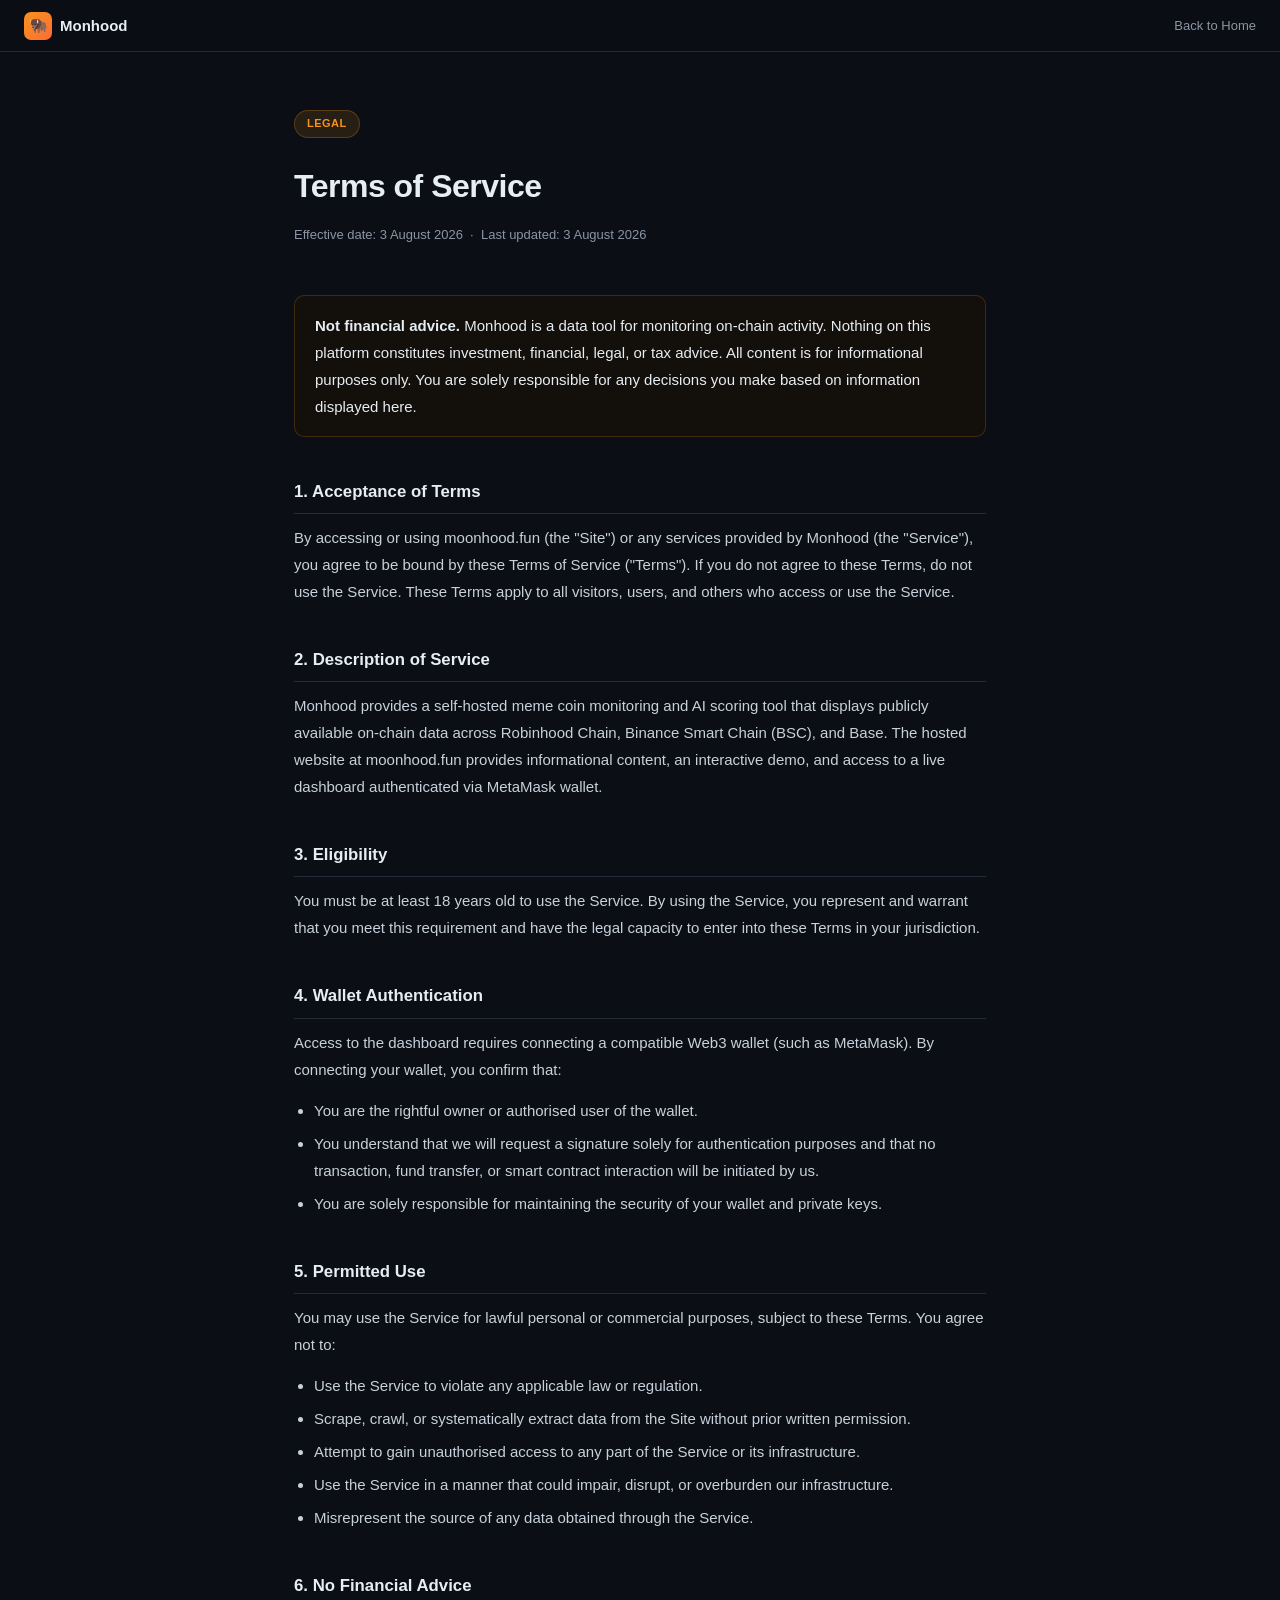
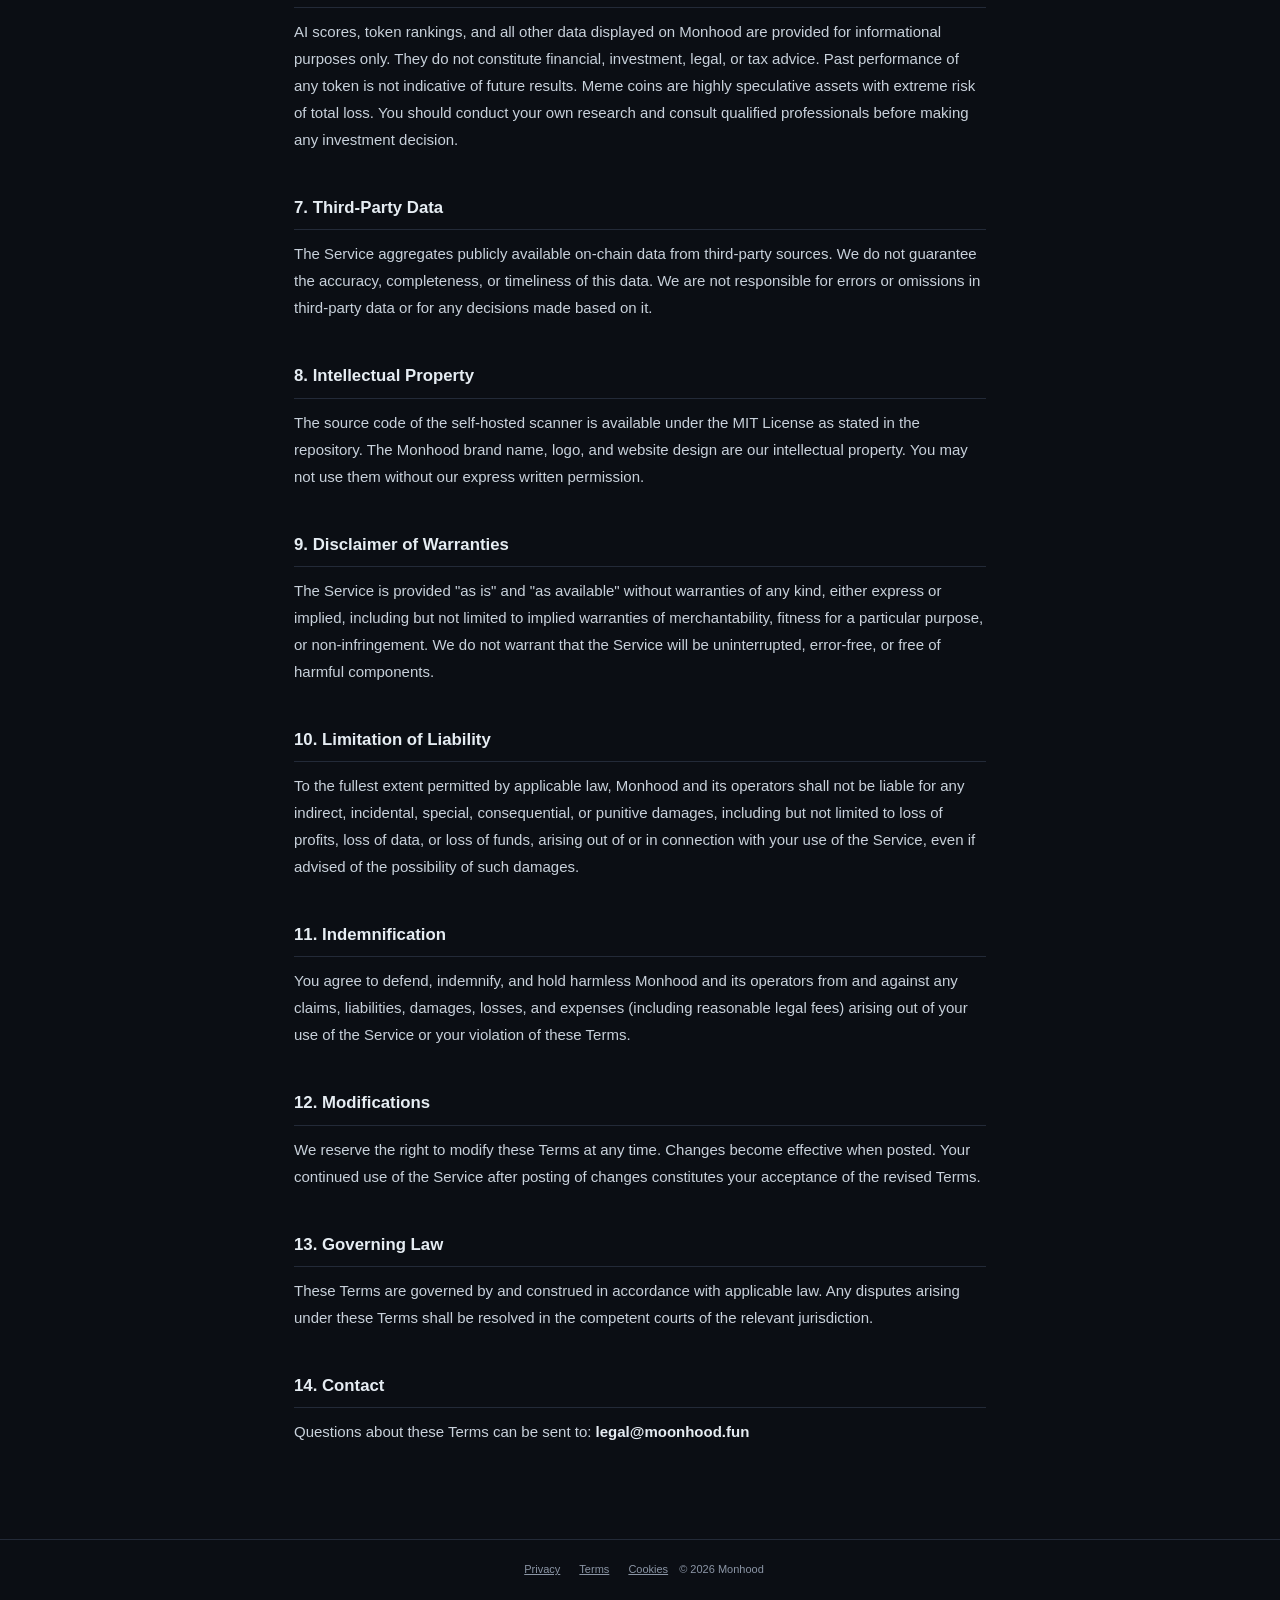
<file: terms.html>
<!DOCTYPE html>
<html lang="en">
<head>
<meta charset="utf-8">
<meta name="viewport" content="width=device-width, initial-scale=1">
<title>Terms of Service — Monhood</title>
<meta name="description" content="Monhood Terms of Service. Read our terms before using the platform."/>
<link rel="canonical" href="https://moonhood.fun/terms.html"/>
<link rel="icon" type="image/svg+xml" href="/favicon.svg"/>
<meta name="theme-color" content="#f7931a"/>
<style>
:root{--bg:#0b0e14;--panel:#12161f;--border:#232a38;--fg:#e6edf3;--dim:#8b95a5;--accent:#4a9eff;--rh:#f7931a;}
*{box-sizing:border-box;margin:0;padding:0;}
body{background:var(--bg);color:var(--fg);font:15px/1.8 -apple-system,BlinkMacSystemFont,"Segoe UI",Roboto,sans-serif;min-height:100vh;display:flex;flex-direction:column;}
nav{padding:0 24px;height:52px;display:flex;align-items:center;gap:16px;border-bottom:1px solid var(--border);background:rgba(11,14,20,.96);backdrop-filter:blur(12px);position:sticky;top:0;z-index:10;}
.logo{display:flex;align-items:center;gap:8px;font-weight:700;font-size:15px;color:var(--fg);text-decoration:none;}
.logo-icon{width:28px;height:28px;background:linear-gradient(135deg,#f7931a,#ff6b35);border-radius:7px;display:flex;align-items:center;justify-content:center;font-size:15px;}
nav a.back{color:var(--dim);font-size:13px;text-decoration:none;margin-left:auto;}nav a.back:hover{color:var(--fg);}
main{flex:1;max-width:740px;margin:0 auto;padding:56px 24px 80px;}
.pill{display:inline-block;background:rgba(247,147,26,.12);border:1px solid rgba(247,147,26,.25);color:var(--rh);padding:3px 12px;border-radius:20px;font-size:11px;font-weight:700;letter-spacing:.5px;text-transform:uppercase;margin-bottom:20px;}
h1{font-size:2rem;font-weight:800;letter-spacing:-.5px;margin-bottom:8px;}
.meta{color:var(--dim);font-size:13px;margin-bottom:48px;}
h2{font-size:1.05rem;font-weight:700;color:var(--fg);margin:40px 0 10px;padding-bottom:6px;border-bottom:1px solid var(--border);}
p{color:#c8d1db;margin-bottom:14px;}
ul{padding-left:20px;color:#c8d1db;margin-bottom:14px;}ul li{margin-bottom:6px;}
strong{color:var(--fg);}
a{color:var(--accent);}
.disclaimer{background:#130f0a;border:1px solid rgba(247,147,26,.2);border-radius:10px;padding:16px 20px;margin:32px 0;}
footer{padding:20px 24px;text-align:center;color:var(--dim);font-size:11px;border-top:1px solid var(--border);}
footer a{color:var(--dim);margin:0 8px;}footer a:hover{color:var(--fg);}

@media(max-width:639px){
  nav { padding:0 14px; }
  main { padding:36px 16px 60px; }
  h1 { font-size:1.6rem; }
  h2 { font-size:1rem; margin-top:32px; }
  body { font-size:14px; }
  .disclaimer { padding:12px 14px; }
  footer { padding:14px 16px; }
  footer a { margin:0 6px; }
}
</style>
</head>
<body>
<nav>
  <a class="logo" href="/"><span class="logo-icon">🦬</span> Monhood</a>
  <a class="back" href="/">Back to Home</a>
</nav>
<main>
  <div class="pill">Legal</div>
  <h1>Terms of Service</h1>
  <p class="meta">Effective date: 3 August 2026 &nbsp;·&nbsp; Last updated: 3 August 2026</p>

  <div class="disclaimer">
    <strong>Not financial advice.</strong> Monhood is a data tool for monitoring on-chain activity. Nothing on this platform constitutes investment, financial, legal, or tax advice. All content is for informational purposes only. You are solely responsible for any decisions you make based on information displayed here.
  </div>

  <h2>1. Acceptance of Terms</h2>
  <p>By accessing or using moonhood.fun (the "Site") or any services provided by Monhood (the "Service"), you agree to be bound by these Terms of Service ("Terms"). If you do not agree to these Terms, do not use the Service. These Terms apply to all visitors, users, and others who access or use the Service.</p>

  <h2>2. Description of Service</h2>
  <p>Monhood provides a self-hosted meme coin monitoring and AI scoring tool that displays publicly available on-chain data across Robinhood Chain, Binance Smart Chain (BSC), and Base. The hosted website at moonhood.fun provides informational content, an interactive demo, and access to a live dashboard authenticated via MetaMask wallet.</p>

  <h2>3. Eligibility</h2>
  <p>You must be at least 18 years old to use the Service. By using the Service, you represent and warrant that you meet this requirement and have the legal capacity to enter into these Terms in your jurisdiction.</p>

  <h2>4. Wallet Authentication</h2>
  <p>Access to the dashboard requires connecting a compatible Web3 wallet (such as MetaMask). By connecting your wallet, you confirm that:</p>
  <ul>
    <li>You are the rightful owner or authorised user of the wallet.</li>
    <li>You understand that we will request a signature solely for authentication purposes and that no transaction, fund transfer, or smart contract interaction will be initiated by us.</li>
    <li>You are solely responsible for maintaining the security of your wallet and private keys.</li>
  </ul>

  <h2>5. Permitted Use</h2>
  <p>You may use the Service for lawful personal or commercial purposes, subject to these Terms. You agree not to:</p>
  <ul>
    <li>Use the Service to violate any applicable law or regulation.</li>
    <li>Scrape, crawl, or systematically extract data from the Site without prior written permission.</li>
    <li>Attempt to gain unauthorised access to any part of the Service or its infrastructure.</li>
    <li>Use the Service in a manner that could impair, disrupt, or overburden our infrastructure.</li>
    <li>Misrepresent the source of any data obtained through the Service.</li>
  </ul>

  <h2>6. No Financial Advice</h2>
  <p>AI scores, token rankings, and all other data displayed on Monhood are provided for informational purposes only. They do not constitute financial, investment, legal, or tax advice. Past performance of any token is not indicative of future results. Meme coins are highly speculative assets with extreme risk of total loss. You should conduct your own research and consult qualified professionals before making any investment decision.</p>

  <h2>7. Third-Party Data</h2>
  <p>The Service aggregates publicly available on-chain data from third-party sources. We do not guarantee the accuracy, completeness, or timeliness of this data. We are not responsible for errors or omissions in third-party data or for any decisions made based on it.</p>

  <h2>8. Intellectual Property</h2>
  <p>The source code of the self-hosted scanner is available under the MIT License as stated in the repository. The Monhood brand name, logo, and website design are our intellectual property. You may not use them without our express written permission.</p>

  <h2>9. Disclaimer of Warranties</h2>
  <p>The Service is provided "as is" and "as available" without warranties of any kind, either express or implied, including but not limited to implied warranties of merchantability, fitness for a particular purpose, or non-infringement. We do not warrant that the Service will be uninterrupted, error-free, or free of harmful components.</p>

  <h2>10. Limitation of Liability</h2>
  <p>To the fullest extent permitted by applicable law, Monhood and its operators shall not be liable for any indirect, incidental, special, consequential, or punitive damages, including but not limited to loss of profits, loss of data, or loss of funds, arising out of or in connection with your use of the Service, even if advised of the possibility of such damages.</p>

  <h2>11. Indemnification</h2>
  <p>You agree to defend, indemnify, and hold harmless Monhood and its operators from and against any claims, liabilities, damages, losses, and expenses (including reasonable legal fees) arising out of your use of the Service or your violation of these Terms.</p>

  <h2>12. Modifications</h2>
  <p>We reserve the right to modify these Terms at any time. Changes become effective when posted. Your continued use of the Service after posting of changes constitutes your acceptance of the revised Terms.</p>

  <h2>13. Governing Law</h2>
  <p>These Terms are governed by and construed in accordance with applicable law. Any disputes arising under these Terms shall be resolved in the competent courts of the relevant jurisdiction.</p>

  <h2>14. Contact</h2>
  <p>Questions about these Terms can be sent to: <strong>legal@moonhood.fun</strong></p>
</main>
<footer>
  <a href="/privacy.html">Privacy</a>
  <a href="/terms.html">Terms</a>
  <a href="/cookies.html">Cookies</a>
  <span>© 2026 Monhood</span>
</footer>
</body>
</html>
</file>
